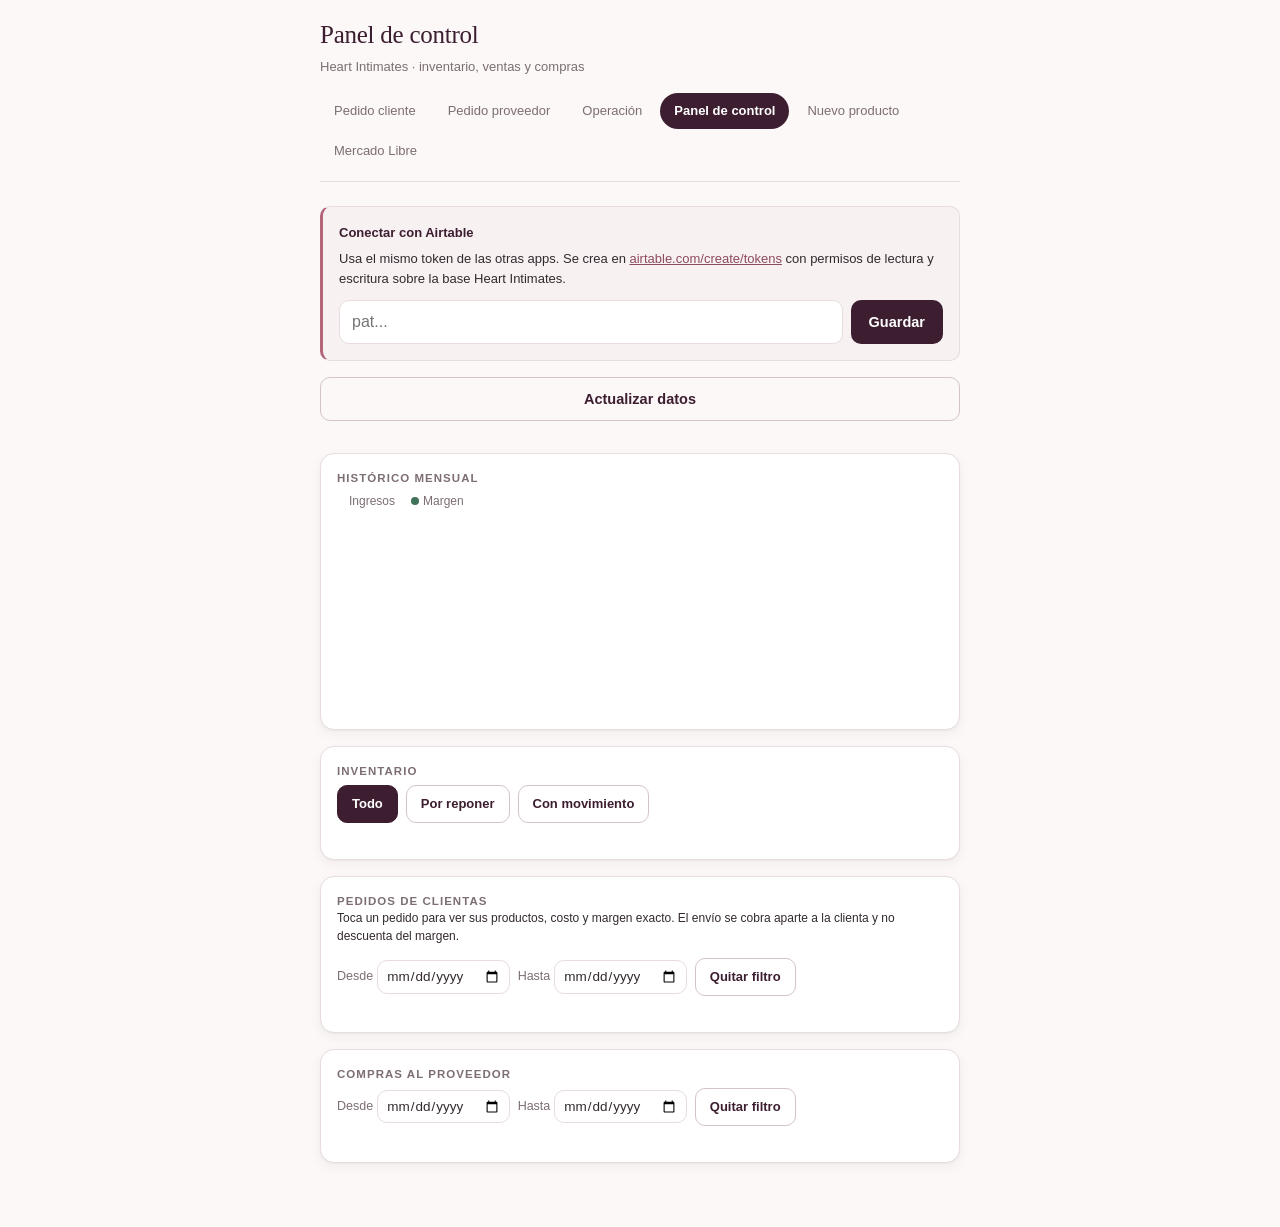
<file: dashboard.html>
<!DOCTYPE html>
<html lang="es">
<head>
<meta charset="UTF-8">
<meta name="viewport" content="width=device-width, initial-scale=1">
<title>Heart Intimates — Panel de control</title>
<link rel="stylesheet" href="estilo.css">
</head>
<body class="app-dashboard">
<div class="wrap">

<h1>Panel de control</h1>
<p class="sub">Heart Intimates · inventario, ventas y compras</p>
<div class="nav">
  <a href="index.html">Pedido cliente</a>
  <a href="pedido-proveedor.html">Pedido proveedor</a>
  <a href="operacion.html">Operación</a>
  <a href="dashboard.html" class="activo">Panel de control</a>
  <a href="nuevo-producto.html">Nuevo producto</a>
  <a href="mercadolibre.html">Mercado Libre</a>
</div>

<div id="msg" class="msg"></div>

<div id="config" class="config">
  <b>Conectar con Airtable</b> <span id="badge-conexion"></span>
  <p style="margin:6px 0 0;color:var(--mut)">
    Usa el mismo token de las otras apps. Se crea en
    <a href="https://airtable.com/create/tokens" target="_blank">airtable.com/create/tokens</a>
    con permisos de lectura y escritura sobre la base Heart Intimates.
  </p>
  <div class="config-row">
    <input id="token" type="password" placeholder="pat...">
    <button onclick="guardarToken()">Guardar</button>
  </div>
</div>

<div style="display:flex;gap:8px;margin-bottom:16px">
  <button class="alt" onclick="cargarTodo()">Actualizar datos</button>
</div>

<div class="kpis" id="kpis"></div>

<div class="card">
  <h2>Histórico mensual</h2>
  <div class="grafico-leyenda">
    <span><i class="dot" style="background:var(--acc)"></i> Ingresos</span>
    <span><i class="dot" style="background:var(--ok)"></i> Margen</span>
  </div>
  <div class="grafico-cont"><svg id="grafico" width="100%" height="180"></svg></div>
</div>

<div class="card">
  <h2>Inventario</h2>
  <div class="filtros">
    <button class="alt on" id="f-todo" onclick="filtrar('todo')">Todo</button>
    <button class="alt" id="f-reponer" onclick="filtrar('reponer')">Por reponer</button>
    <button class="alt" id="f-movimiento" onclick="filtrar('movimiento')">Con movimiento</button>
  </div>
  <div class="scroll"><div id="tabla-inv"></div></div>
</div>

<div class="card">
  <h2>Pedidos de clientas</h2>
  <p style="font-size:12px;color:var(--mut);margin:-6px 0 12px">
    Toca un pedido para ver sus productos, costo y margen exacto. El envío se cobra
    aparte a la clienta y no descuenta del margen.
  </p>
  <div class="filtros">
    <div class="fecha">Desde <input type="date" id="ped-desde" onchange="renderPedidos()"></div>
    <div class="fecha">Hasta <input type="date" id="ped-hasta" onchange="renderPedidos()"></div>
    <button class="alt mini" onclick="limpiarFechas('ped')">Quitar filtro</button>
  </div>
  <div class="scroll"><div id="tabla-ped"></div></div>
</div>

<div class="card">
  <h2>Compras al proveedor</h2>
  <div class="filtros">
    <div class="fecha">Desde <input type="date" id="com-desde" onchange="renderCompras()"></div>
    <div class="fecha">Hasta <input type="date" id="com-hasta" onchange="renderCompras()"></div>
    <button class="alt mini" onclick="limpiarFechas('com')">Quitar filtro</button>
  </div>
  <div class="scroll"><div id="tabla-com"></div></div>
</div>

</div>

<script src="app.js"></script>
<script>
// La conexion, las utilidades y los identificadores estan en app.js
const T_VARIANTES = T.VARIANTES;
const T_PEDIDOS   = T.PEDIDOS;
const T_COMPRAS   = T.COMPRAS;
const T_DETALLE_VENTA = T.DETALLE_VENTA;
const T_DETALLE_COMPRA = T.DETALLE_COMPRA;

let VARIANTES = [], PEDIDOS = [], COMPRAS = [], DETALLE_VENTA = [], DETALLE_COMPRA = [];
let filtroActual = 'todo';
let pedidoAbierto = null;
let compraAbierta = null;







function limpiarFechas(prefijo){
  document.getElementById(prefijo+'-desde').value = '';
  document.getElementById(prefijo+'-hasta').value = '';
  prefijo === 'ped' ? renderPedidos() : renderCompras();
}

async function cargarTodo(){
  if(!getToken()){ aviso('Conecta tu token para ver los datos.','err'); return; }
  aviso('Cargando datos...','info');
  try{
    const [v, p, c, d, dc] = await Promise.all([
      traerTodo(T_VARIANTES, ['SKU variante','Color','Stock disponible','Alerta stock bajo',
        'Total comprado','Vendido confirmado','Ingresos generados','Costo invertido',
        'Margen generado','Costo unitario promedio','Stock fisico','Total reservado',
        'Encargado por clientas']),
      traerTodo(T_PEDIDOS, ['Numero de pedido','Cliente','Contacto','Canal','Estado','Fecha',
        'Costo de envio','Total pedido','Margen del pedido','Margen % del pedido']),
      traerTodo(T_COMPRAS, ['Numero de compra','Proveedor','Estado','Fecha del pedido','Total compra']),
      traerTodo(T_DETALLE_VENTA, ['Linea','Cantidad','Precio unitario','Pedido','Variante']),
      traerTodo(T_DETALLE_COMPRA, ['Linea','Cantidad','Costo unitario','Recibido','Compra','Variante'])
    ]);
    VARIANTES = v.map(r => ({ id:r.id, ...r.fields }));
    PEDIDOS   = p.map(r => ({ id:r.id, ...r.fields }));
    COMPRAS   = c.map(r => ({ id:r.id, ...r.fields }));
    DETALLE_VENTA = d.map(r => ({ id:r.id, ...r.fields }));
    DETALLE_COMPRA = dc.map(r => ({ id:r.id, ...r.fields }));
    render();
    aviso('Datos actualizados.','ok');
  } catch(e){
    aviso('No se pudieron cargar los datos: ' + e.message,'err');
  }
}

function render(){
  renderKPIs();
  renderGrafico();
  renderInventario();
  renderPedidos();
  renderCompras();
}

function renderKPIs(){
  const unidades  = VARIANTES.reduce((s,v)=> s + (v['Stock disponible']||0), 0);
  const invertido = VARIANTES.reduce((s,v)=> s + (v['Costo invertido']||0), 0);
  const vendido   = VARIANTES.reduce((s,v)=> s + (v['Vendido confirmado']||0), 0);
  const comprado  = VARIANTES.reduce((s,v)=> s + (v['Total comprado']||0), 0);
  const ingresos  = VARIANTES.reduce((s,v)=> s + (v['Ingresos generados']||0), 0);
  const margen    = VARIANTES.reduce((s,v)=> s + (v['Margen generado']||0), 0);

  const valorStock = VARIANTES.reduce((s,v)=>{
    const comp = v['Total comprado']||0;
    if(!comp) return s;
    const costoUnit = (v['Costo invertido']||0) / comp;
    return s + costoUnit * (v['Stock disponible']||0);
  }, 0);

  const encargos = VARIANTES.reduce((s,v)=> s + (v['Encargado por clientas']||0), 0);
  const reservadas = VARIANTES.reduce((s,v)=> s + (v['Total reservado']||0), 0);

  const porReponer = VARIANTES.filter(v =>
    (v['Total comprado']||0) > 0 && (v['Stock disponible']||0) <= (v['Alerta stock bajo']||0)
  ).length;

  const rotacion = comprado ? Math.round(vendido/comprado*100) : 0;
  const margenPct = ingresos ? Math.round(margen/ingresos*100) : 0;
  const recuperado = invertido ? Math.round(ingresos/invertido*100) : 0;

  document.getElementById('kpis').innerHTML = `
    <div class="kpi"><small>Valor del inventario</small><b>${money(valorStock)}</b>
      <span class="nota">${unidades} unidades al costo</span></div>
    <div class="kpi"><small>Invertido en compras</small><b>${money(invertido)}</b>
      <span class="nota">${comprado} unidades recibidas</span></div>
    <div class="kpi"><small>Ingresos por ventas</small><b>${money(ingresos)}</b>
      <span class="nota">${recuperado}% de lo invertido</span></div>
    <div class="kpi"><small>Margen generado</small><b>${money(margen)}</b>
      <span class="nota">${margenPct}% sobre ventas</span></div>
    <div class="kpi"><small>Rotación</small><b>${rotacion}%</b>
      <span class="nota">${vendido} de ${comprado} vendidas</span></div>
    <div class="kpi ${porReponer?'alerta':''}"><small>Por reponer</small><b>${porReponer}</b>
      <span class="nota">variantes en nivel de alerta</span></div>
    <div class="kpi ${encargos?'alerta':''}"><small>Encargado por clientas</small><b>${encargos}</b>
      <span class="nota">unidades por pedir al proveedor</span></div>
    <div class="kpi"><small>Reservado</small><b>${reservadas}</b>
      <span class="nota">en pedidos sin pagar</span></div>
  `;
}

function renderGrafico(){
  const meses = {};
  PEDIDOS.forEach(p => {
    if(!p['Fecha'] || p['Estado'] === 'Cancelado') return;
    const mes = p['Fecha'].slice(0,7);
    meses[mes] ||= { ingresos:0, margen:0 };
    meses[mes].ingresos += p['Total pedido']||0;
    meses[mes].margen   += p['Margen del pedido']||0;
  });

  const claves = Object.keys(meses).sort();
  const svg = document.getElementById('grafico');

  if(!claves.length){
    svg.innerHTML = '<text x="10" y="90" fill="var(--mut)" font-size="13">Todavía no hay pedidos con fecha para graficar.</text>';
    return;
  }

  const alturaMax = 130, base = 150, anchoGrupo = 70, pad = 20;
  const maxVal = Math.max(...claves.map(k => meses[k].ingresos), 1);
  const nombreMes = k => {
    const partes = k.split('-');
    const a = partes[0], m = partes[1];
    const nombres = ['Ene','Feb','Mar','Abr','May','Jun','Jul','Ago','Sep','Oct','Nov','Dic'];
    return nombres[+m-1] + ' ' + a.slice(2);
  };

  let x = pad, partes = [];
  claves.forEach(k => {
    const hIng = Math.round(meses[k].ingresos / maxVal * alturaMax);
    const hMar = Math.round(Math.max(meses[k].margen,0) / maxVal * alturaMax);
    partes.push('<rect x="'+x+'" y="'+(base-hIng)+'" width="22" height="'+hIng+'" fill="var(--acc)" rx="3"/>' +
      '<rect x="'+(x+26)+'" y="'+(base-hMar)+'" width="22" height="'+hMar+'" fill="var(--ok)" rx="3"/>' +
      '<text x="'+(x+24)+'" y="'+(base+16)+'" text-anchor="middle" font-size="11" fill="var(--mut)">'+nombreMes(k)+'</text>');
    x += anchoGrupo;
  });

  svg.setAttribute('viewBox', '0 0 ' + (x+pad) + ' 175');
  svg.innerHTML = partes.join('');
}

function filtrar(f){
  filtroActual = f;
  ['todo','reponer','movimiento'].forEach(x =>
    document.getElementById('f-'+x).classList.toggle('on', x===f));
  renderInventario();
}

function renderInventario(){
  let lista = [...VARIANTES];
  if(filtroActual === 'reponer'){
    lista = lista.filter(v => (v['Total comprado']||0) > 0 &&
      (v['Stock disponible']||0) <= (v['Alerta stock bajo']||0));
  } else if(filtroActual === 'movimiento'){
    lista = lista.filter(v => (v['Total comprado']||0) > 0 || (v['Vendido confirmado']||0) > 0);
  }

  lista.sort((a,b) => (b['Margen generado']||0) - (a['Margen generado']||0));

  const cont = document.getElementById('tabla-inv');
  if(!lista.length){ cont.innerHTML = '<p class="vacio">Nada que mostrar con este filtro.</p>'; return; }

  const maxMargen = Math.max(...lista.map(v => v['Margen generado']||0), 1);

  cont.innerHTML = '<table><thead><tr>' +
      '<th>Variante</th><th class="num">Disp.</th><th class="num">Reserv.</th>' +
      '<th class="num">Encarg.</th><th class="num">Comprado</th>' +
      '<th class="num">Vendido</th><th class="num">Ingresos</th><th class="num">Margen</th>' +
    '</tr></thead><tbody>' +
    lista.map(v => {
      const stock = v['Stock disponible']||0;
      const comp  = v['Total comprado']||0;
      const alerta = v['Alerta stock bajo']||0;
      const margen = v['Margen generado']||0;
      const reservado = v['Total reservado']||0;
      const encargado = v['Encargado por clientas']||0;
      const clase = encargado > 0 ? 'agotado' : (comp === 0 ? '' : (stock <= 0 ? 'agotado' : (stock <= alerta ? 'bajo' : '')));
      const ancho = Math.abs(margen)/maxMargen*100;
      return '<tr class="'+clase+'">' +
        '<td><b>'+(v['Color']||'—')+'</b><div class="sku">'+(v['SKU variante']||'')+'</div></td>' +
        '<td class="num"><b>'+stock+'</b>'+(comp && stock<=alerta ? '<div class="sku" style="color:var(--error)">reponer</div>' : '')+'</td>' +
        '<td class="num">'+(reservado||'—')+'</td>' +
        '<td class="num">'+(encargado ? '<b style="color:var(--error)">'+encargado+'</b>' : '—')+'</td>' +
        '<td class="num">'+(comp||'—')+'</td>' +
        '<td class="num">'+(v['Vendido confirmado']||'—')+'</td>' +
        '<td class="num">'+(v['Ingresos generados'] ? money(v['Ingresos generados']) : '—')+'</td>' +
        '<td class="num">'+(margen ? money(margen) : '—') +
          (margen ? '<div class="barra-bg"><div class="barra-fill '+(margen<0?'neg':'')+'" style="width:'+ancho+'%"></div></div>' : '')+'</td>' +
      '</tr>';
    }).join('') + '</tbody></table>';
}

function dentroDeRango(fecha, desde, hasta){
  if(!fecha) return !desde && !hasta;
  if(desde && fecha < desde) return false;
  if(hasta && fecha > hasta) return false;
  return true;
}

function colorEstadoPedido(e){
  return { 'Nuevo':'neutro','Pago confirmado':'warn','Empacado':'warn',
    'Enviado':'ok','Entregado':'ok','Cancelado':'err' }[e] || 'neutro';
}

function toggleDetalle(id){
  pedidoAbierto = pedidoAbierto === id ? null : id;
  renderPedidos();
}

function renderPedidos(){
  const cont = document.getElementById('tabla-ped');
  if(!PEDIDOS.length){ cont.innerHTML = '<p class="vacio">Todavía no hay pedidos registrados.</p>'; return; }

  const desde = document.getElementById('ped-desde').value;
  const hasta = document.getElementById('ped-hasta').value;
  let lista = PEDIDOS.filter(p => dentroDeRango(p['Fecha'], desde, hasta));
  lista.sort((a,b) => (b['Fecha']||'').localeCompare(a['Fecha']||''));

  if(!lista.length){ cont.innerHTML = '<p class="vacio">Ningún pedido en ese rango de fechas.</p>'; return; }

  cont.innerHTML = '<table><thead><tr>' +
      '<th></th><th>Pedido</th><th>Cliente</th><th>Canal</th><th>Estado</th>' +
      '<th class="num">Total</th><th class="num">Margen</th>' +
    '</tr></thead><tbody>' +
    lista.map(p => {
      const pct = p['Margen % del pedido'];
      const abierto = pedidoAbierto === p.id;
      const lineas = DETALLE_VENTA.filter(d => (d['Pedido']||[]).includes(p.id));

      const filasDetalle = lineas.map(d => {
        const varId = (d['Variante']||[])[0];
        const variante = VARIANTES.find(v => v.id === varId);
        const costoUnit = variante ? (variante['Costo unitario promedio']||0) : 0;
        const cant = d['Cantidad']||0;
        const precio = d['Precio unitario']||0;
        const margenLinea = (precio - costoUnit) * cant;
        const nombreLinea = varId ? nombreVariante(varId) : (d['Linea']||'').replace(/^\S+-L\d+\s*/, '');
        return '<tr>' +
          '<td>'+nombreLinea+'</td>' +
          '<td class="num">'+cant+'</td>' +
          '<td class="num">'+money(costoUnit)+'</td>' +
          '<td class="num">'+money(precio)+'</td>' +
          '<td class="num">'+money(margenLinea)+'</td>' +
        '</tr>';
      }).join('');

      const notaEnvio = p['Costo de envio']
        ? '<p style="font-size:11.5px;color:var(--mut);margin:0 10px 10px">Envío cobrado a la clienta: '+money(p['Costo de envio'])+' (no afecta el margen)</p>'
        : '';

      const filaDetalle = abierto ? (
        '<tr class="detalle-pedido"><td colspan="7">' +
        '<table><thead><tr>' +
          '<th>Producto</th><th class="num">Cant.</th><th class="num">Costo</th>' +
          '<th class="num">Precio</th><th class="num">Margen</th>' +
        '</tr></thead><tbody>' + (filasDetalle || '<tr><td colspan="5" class="vacio">Sin líneas registradas</td></tr>') + '</tbody></table>' +
        notaEnvio +
        '</td></tr>'
      ) : '';

      return '<tr class="fila-pedido" onclick="toggleDetalle(&quot;'+p.id+'&quot;)">' +
        '<td><span class="chev '+(abierto?'abierto':'')+'">›</span></td>' +
        '<td><b>'+(p['Numero de pedido']||'—')+'</b><div class="sku">'+(p['Fecha']||'')+'</div></td>' +
        '<td>'+(p['Cliente']||'—')+'</td>' +
        '<td>'+(p['Canal']||'—')+'</td>' +
        '<td><span class="pill '+colorEstadoPedido(p['Estado'])+'">'+(p['Estado']||'—')+'</span></td>' +
        '<td class="num">'+money(p['Total pedido'])+'</td>' +
        '<td class="num">'+money(p['Margen del pedido']) +
          (pct ? '<div class="sku">'+Math.round(pct*100)+'%</div>' : '')+'</td>' +
      '</tr>' + filaDetalle;
    }).join('') + '</tbody></table>';
}

function toggleCompra(id){
  compraAbierta = compraAbierta === id ? null : id;
  renderCompras();
}

// Busca el nombre legible de una variante a partir de su id
function nombreVariante(varId){
  const v = VARIANTES.find(x => x.id === varId);
  if(!v) return '—';
  return (v['SKU variante'] || '').replace(/^SET-/,'').replace(/-/g,' ').toLowerCase();
}

function renderCompras(){
  const cont = document.getElementById('tabla-com');
  if(!COMPRAS.length){ cont.innerHTML = '<p class="vacio">Todavía no hay compras registradas.</p>'; return; }

  const desde = document.getElementById('com-desde').value;
  const hasta = document.getElementById('com-hasta').value;
  let lista = COMPRAS.filter(c => dentroDeRango(c['Fecha del pedido'], desde, hasta));
  lista.sort((a,b) => (b['Fecha del pedido']||'').localeCompare(a['Fecha del pedido']||''));

  if(!lista.length){ cont.innerHTML = '<p class="vacio">Ninguna compra en ese rango de fechas.</p>'; return; }

  const colorEstado = e => ({
    'Cotizado':'neutro','Pedido':'warn','Pagado':'warn',
    'Recibido':'ok','Cancelado':'err'
  }[e] || 'neutro');

  cont.innerHTML = '<table><thead><tr>' +
      '<th></th><th>Compra</th><th>Proveedor</th><th>Estado</th><th class="num">Total</th>' +
    '</tr></thead><tbody>' +
    lista.map(c => {
      const abierta = compraAbierta === c.id;
      const lineas = DETALLE_COMPRA.filter(d => (d['Compra']||[]).includes(c.id));

      const filasDetalle = lineas.map(d => {
        const varId = (d['Variante']||[])[0];
        const cant = d['Cantidad']||0;
        const costo = d['Costo unitario']||0;
        return '<tr>' +
          '<td>' + (d['Variante'] ? nombreVariante(varId) : (d['Linea']||'').replace(/^\S+-L\d+\s*/,'')) + '</td>' +
          '<td class="num">'+cant+'</td>' +
          '<td class="num">'+money(costo)+'</td>' +
          '<td class="num">'+money(cant*costo)+'</td>' +
          '<td>' + (d['Recibido']
            ? '<span class="pill ok">Recibido</span>'
            : '<span class="pill warn">Pendiente</span>') + '</td>' +
        '</tr>';
      }).join('');

      const filaDetalle = abierta ? (
        '<tr class="detalle-pedido"><td colspan="5">' +
        '<table><thead><tr>' +
          '<th>Variante</th><th class="num">Cant.</th><th class="num">Costo</th>' +
          '<th class="num">Subtotal</th><th>Estado</th>' +
        '</tr></thead><tbody>' +
        (filasDetalle || '<tr><td colspan="5" class="vacio">Sin líneas registradas</td></tr>') +
        '</tbody></table></td></tr>'
      ) : '';

      return '<tr class="fila-pedido" onclick="toggleCompra(&quot;'+c.id+'&quot;)">' +
        '<td><span class="chev '+(abierta?'abierto':'')+'">›</span></td>' +
        '<td><b>'+(c['Numero de compra']||'—')+'</b><div class="sku">'+(c['Fecha del pedido']||'')+'</div></td>' +
        '<td>'+(c['Proveedor']||'—')+'</td>' +
        '<td><span class="pill '+colorEstado(c['Estado'])+'">'+(c['Estado']||'—')+'</span></td>' +
        '<td class="num">'+money(c['Total compra'])+'</td>' +
      '</tr>' + filaDetalle;
    }).join('') + '</tbody></table>';
}

actualizarBadge();
if(getToken()) cargarTodo();
</script>
</body>
</html>
</file>
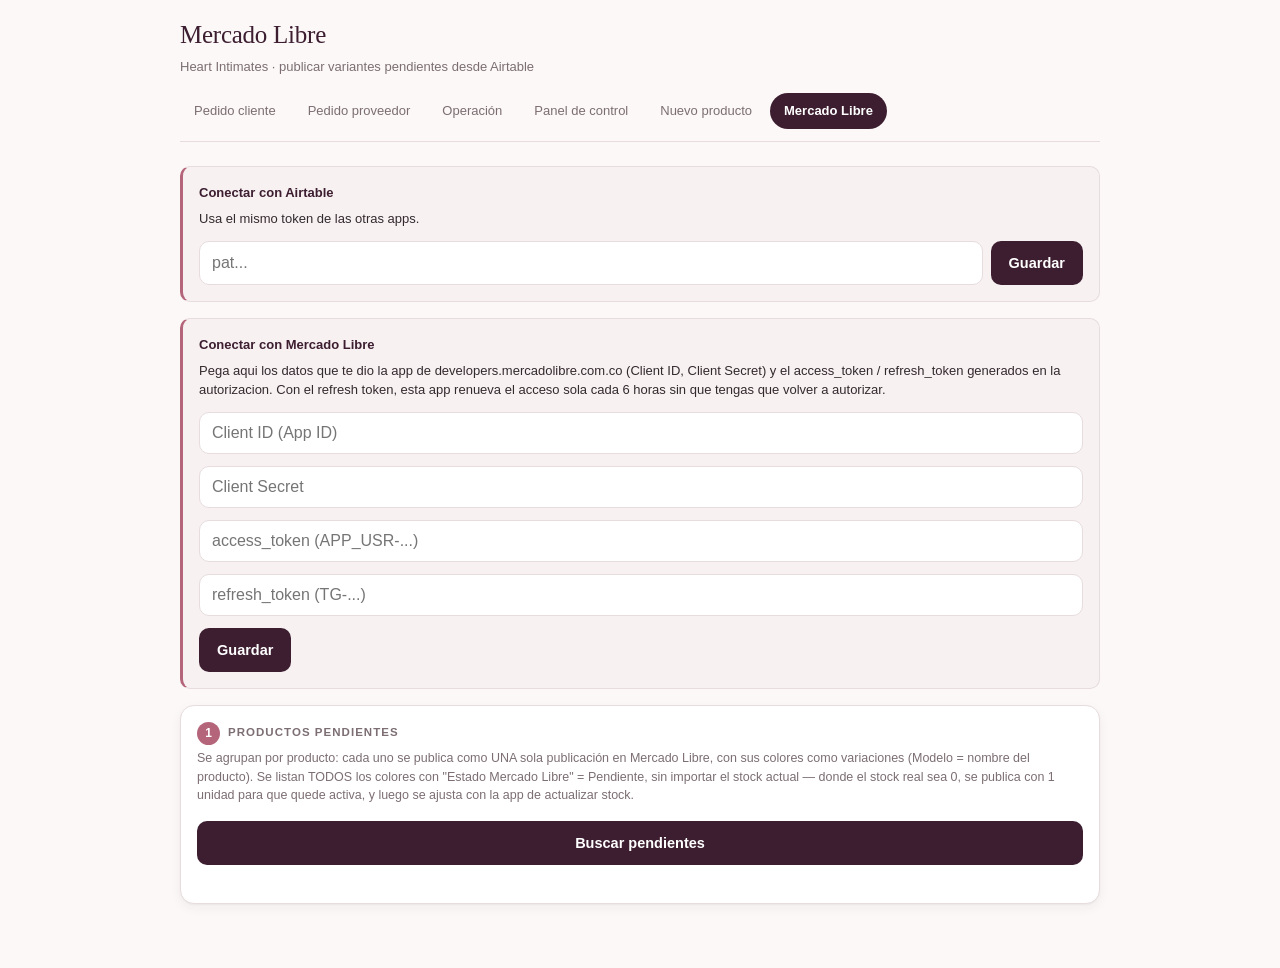
<file: mercadolibre.html>
<!DOCTYPE html>
<html lang="es">
<head>
<meta charset="UTF-8">
<meta name="viewport" content="width=device-width, initial-scale=1">
<title>Heart Intimates — Mercado Libre</title>
<link rel="stylesheet" href="estilo.css">
</head>
<body class="app-producto">
<div class="wrap ancho">

<h1>Mercado Libre</h1>
<p class="sub">Heart Intimates · publicar variantes pendientes desde Airtable</p>
<div class="nav">
  <a href="index.html">Pedido cliente</a>
  <a href="pedido-proveedor.html">Pedido proveedor</a>
  <a href="operacion.html">Operación</a>
  <a href="dashboard.html">Panel de control</a>
  <a href="nuevo-producto.html">Nuevo producto</a>
  <a href="mercadolibre.html" class="activo">Mercado Libre</a>
</div>

<div id="msg" class="msg"></div>

<!-- Conexion con Airtable: mismo token que las otras apps -->
<div id="config-at" class="config">
  <b>Conectar con Airtable</b> <span id="badge-at"></span>
  <p style="margin:6px 0 0;color:var(--mut)">Usa el mismo token de las otras apps.</p>
  <div class="config-row">
    <input id="token-at" type="password" placeholder="pat...">
    <button onclick="guardarTokenAirtable()">Guardar</button>
  </div>
</div>

<!-- Conexion con Mercado Libre: se guarda el refresh token para renovar solo -->
<div id="config-ml" class="config">
  <b>Conectar con Mercado Libre</b> <span id="badge-ml"></span>
  <p style="margin:6px 0 0;color:var(--mut)">
    Pega aqui los datos que te dio la app de developers.mercadolibre.com.co
    (Client ID, Client Secret) y el access_token / refresh_token generados en la autorizacion.
    Con el refresh token, esta app renueva el acceso sola cada 6 horas sin que tengas que
    volver a autorizar.
  </p>
  <div class="config-row"><input id="ml-client-id" placeholder="Client ID (App ID)"></div>
  <div class="config-row"><input id="ml-client-secret" type="password" placeholder="Client Secret"></div>
  <div class="config-row"><input id="ml-access-token" type="password" placeholder="access_token (APP_USR-...)"></div>
  <div class="config-row"><input id="ml-refresh-token" type="password" placeholder="refresh_token (TG-...)"></div>
  <div class="config-row"><button onclick="guardarConfigMl()">Guardar</button></div>
</div>

<!-- Paso 1: cargar variantes pendientes de publicar -->
<div class="card">
  <div class="paso"><b>1</b><h2 style="margin:0">Productos pendientes</h2></div>
  <p class="h2nota">
    Se agrupan por producto: cada uno se publica como UNA sola publicación en Mercado Libre,
    con sus colores como variaciones (Modelo = nombre del producto). Se listan TODOS los
    colores con "Estado Mercado Libre" = Pendiente, sin importar el stock actual — donde
    el stock real sea 0, se publica con 1 unidad para que quede activa, y luego se ajusta
    con la app de actualizar stock.
  </p>
  <button onclick="cargarPendientes()" id="btn-cargar">Buscar pendientes</button>
  <div id="lista-pendientes" style="margin-top:14px"></div>
</div>

</div>

<script src="app.js"></script>
<script>
/*
  MERCADO LIBRE — publicar productos pendientes (agrupados por producto)
  ------------------------------------------------
  Cada PRODUCTO se publica como UNA sola publicacion en ML. Sus colores (las
  "Variantes" de Airtable) se envian como VARIACIONES nativas de ML dentro de
  esa misma publicacion, no como publicaciones separadas.

  Flujo:
   1. Se trae de Airtable cada color pendiente con stock, agrupado por su
      producto (nombre, precio, descripcion).
   2. El usuario navega manualmente la categoria (como Ropa y Accesorios >
      Ropa Interior > Lenceria > Conjuntos). Se guarda como default para no
      repetir el proceso en cada producto, ya que todo el catalogo es igual.
   3. Se piden los atributos obligatorios de esa categoria (marca, genero,
      etc.), EXCEPTO color (va por variacion). El atributo Modelo siempre
      se llena con el nombre del producto.
   4. Al publicar: POST /items con category_id, attributes, pictures (todas
      las fotos de todos los colores) y variations (una por color, con su
      propio stock). Como ML solo asigna el id de cada foto despues de
      crearla, se hace un segundo PUT /items/{id} para enlazar cada foto
      con la variacion de su mismo color, respetando el orden de envio.
   5. La descripcion se manda aparte (endpoint separado de ML).
   6. Se guarda el mismo item_id de ML en TODAS las variantes/colores de
      ese producto en Airtable (comparten una sola publicacion), y se
      cambia su estado a "Publicado".

  Los tokens de Airtable, y de ML (client id/secret + tokens), se guardan en
  localStorage de este navegador. Nunca se suben al repositorio.
*/

// Los identificadores y la conexion con Airtable estan en app.js
const T_VARIANTES = T.VARIANTES;
const T_PRODUCTOS = T.PRODUCTOS;

const F_VAR_SKU        = F.VAR_SKU;
const F_VAR_COLOR      = F.VAR_COLOR;
const F_VAR_ESTADO_ML  = "fldOCeIQh6YkyCNSk";  // propio de esta pantalla
const F_VAR_ID_ML      = "fldjqiEm41Qy5UIz4";  // propio de esta pantalla
const F_VAR_PRODUCTO   = F.VAR_PRODUCTO;
const F_VAR_IMAGEN     = F.VAR_FOTO;
const F_VAR_STOCK_DISP = F.VAR_DISPONIBLE;

const F_PROD_NOMBRE  = F.PROD_NOMBRE;
const F_PROD_TIPO    = F.PROD_TIPO;
const F_PROD_DETAL   = F.PROD_DETAL;
const F_PROD_DESC    = "fldxwnvcdGzIYVmaP";    // descripcion larga, solo se usa aqui

const SITE_ID = "MCO"; // Colombia

// ---------- Airtable: token y llamadas ----------
function getToken(){ return localStorage.getItem('airtable_token') || ''; }

function guardarTokenAirtable(){
  const t = document.getElementById('token-at').value.trim();
  if(!t.startsWith('pat')){ aviso('El token de Airtable debe empezar con "pat".','err'); return; }
  localStorage.setItem('airtable_token', t);
  document.getElementById('token-at').value = '';
  actualizarBadges();
}

async function airtable(metodo, tabla, cuerpo, query){
  const base = `https://api.airtable.com/v0/${BASE_ID}/${tabla}`;
  const r = await fetch(base + (query||''), {
    method: metodo,
    headers: { 'Authorization':'Bearer '+getToken(), 'Content-Type':'application/json' },
    body: cuerpo ? JSON.stringify(cuerpo) : undefined
  });
  if(!r.ok){
    const e = await r.json().catch(()=>({}));
    throw new Error(e.error?.message || ('Error '+r.status));
  }
  return r.json();
}

// ---------- Mercado Libre: tokens y renovacion automatica ----------
function guardarConfigMl(){
  const clientId = document.getElementById('ml-client-id').value.trim();
  const clientSecret = document.getElementById('ml-client-secret').value.trim();
  const accessToken = document.getElementById('ml-access-token').value.trim();
  const refreshToken = document.getElementById('ml-refresh-token').value.trim();
  if(!clientId || !clientSecret || !accessToken || !refreshToken){
    aviso('Completa los 4 campos de Mercado Libre.','err'); return;
  }
  localStorage.setItem('ml_client_id', clientId);
  localStorage.setItem('ml_client_secret', clientSecret);
  localStorage.setItem('ml_access_token', accessToken);
  localStorage.setItem('ml_refresh_token', refreshToken);
  // Como no sabemos hace cuanto se genero, forzamos una renovacion en la
  // primera llamada real (ver mlAccessToken).
  localStorage.setItem('ml_expira_en', '0');
  ['ml-client-id','ml-client-secret','ml-access-token','ml-refresh-token'].forEach(id=>{
    document.getElementById(id).value = '';
  });
  actualizarBadges();
  aviso('Conectado con Mercado Libre.','ok');
}

// Devuelve un access_token valido, renovandolo primero si esta por vencer.
async function mlAccessToken(){
  const expira = Number(localStorage.getItem('ml_expira_en') || 0);
  const margenSeguridad = 5 * 60 * 1000; // 5 minutos de colchon
  if(Date.now() < expira - margenSeguridad){
    return localStorage.getItem('ml_access_token');
  }
  // Renovar usando el refresh_token
  const body = new URLSearchParams({
    grant_type: 'refresh_token',
    client_id: localStorage.getItem('ml_client_id'),
    client_secret: localStorage.getItem('ml_client_secret'),
    refresh_token: localStorage.getItem('ml_refresh_token')
  });
  const r = await fetch('https://api.mercadolibre.com/oauth/token', {
    method: 'POST',
    headers: { 'accept':'application/json', 'content-type':'application/x-www-form-urlencoded' },
    body
  });
  if(!r.ok){
    throw new Error('No se pudo renovar el token de Mercado Libre. Revisa la conexion arriba.');
  }
  const data = await r.json();
  localStorage.setItem('ml_access_token', data.access_token);
  localStorage.setItem('ml_refresh_token', data.refresh_token); // ML rota el refresh token tambien
  localStorage.setItem('ml_expira_en', String(Date.now() + data.expires_in * 1000));
  return data.access_token;
}

async function mlFetch(path, opciones){
  const token = await mlAccessToken();
  const headers = Object.assign({ 'Authorization': 'Bearer '+token }, (opciones && opciones.headers) || {});
  const r = await fetch('https://api.mercadolibre.com'+path, Object.assign({}, opciones, { headers }));
  const data = await r.json().catch(()=>({}));
  if(!r.ok){
    // ML devuelve un array "cause" con el detalle de cada atributo/campo con problema
    const detalle = (data.cause||[]).map(c=>c.message||c.code).join(' | ');
    throw new Error((data.message||'Error '+r.status) + (detalle ? (' — '+detalle) : ''));
  }
  return data;
}

function actualizarBadges(){
  const bat = document.getElementById('badge-at');
  const cat = document.getElementById('config-at');
  if(getToken()){
    bat.innerHTML = '<span style="color:var(--ok);font-size:12px;font-weight:600">Conectado</span>';
    cat.style.display = 'none';
  } else { bat.textContent=''; cat.style.display='block'; }

  const bml = document.getElementById('badge-ml');
  const cml = document.getElementById('config-ml');
  if(localStorage.getItem('ml_access_token')){
    bml.innerHTML = '<span style="color:var(--ok);font-size:12px;font-weight:600">Conectado</span>';
    cml.style.display = 'none';
  } else { bml.textContent=''; cml.style.display='block'; }
}

// ---------- Paso 1: cargar variantes pendientes ----------
async function cargarPendientes(){
  if(!getToken()){ aviso('Conecta Airtable arriba.','err'); return; }
  const boton = document.getElementById('btn-cargar');
  boton.disabled = true; boton.textContent = 'Buscando...';
  try{
    // Traemos todas las variantes y filtramos en el navegador: es una tabla
    // chica y asi evitamos pelear con el formato de filtro de Airtable para
    // el select "Pendiente" y la formula de stock.
    const data = await airtable('GET', T_VARIANTES, null, '?pageSize=100&returnFieldsByFieldId=true');
    const pendientes = data.records.filter(r=>{
      const estado = r.fields[F_VAR_ESTADO_ML];
      const nombreEstado = estado ? (estado.name||estado) : 'Pendiente';
      return nombreEstado === 'Pendiente';
    });

    if(pendientes.length === 0){
      document.getElementById('lista-pendientes').innerHTML =
        '<p style="color:var(--mut)">No hay colores pendientes de publicar.</p>';
      return;
    }

    // Necesitamos el nombre/tipo/precio/descripcion del producto de cada una
    const idsProductos = [...new Set(pendientes.map(r=>r.fields[F_VAR_PRODUCTO]?.[0]).filter(Boolean))];
    const productos = {};
    for(const id of idsProductos){
      const p = await airtable('GET', T_PRODUCTOS, null, `/${id}?returnFieldsByFieldId=true`);
      productos[id] = p.fields;
    }

    renderPendientes(pendientes, productos);
  } catch(e){
    aviso('Error al cargar: '+e.message, 'err');
  } finally {
    boton.disabled = false; boton.textContent = 'Buscar pendientes';
  }
}

function renderPendientes(variantes, productos){
  // Agrupamos las variantes (colores) por producto: cada producto = UNA
  // publicacion en ML, con cada color como una variacion dentro de ella.
  const grupos = {};
  variantes.forEach(v=>{
    const prodId = v.fields[F_VAR_PRODUCTO]?.[0];
    if(!prodId) return;
    if(!grupos[prodId]) grupos[prodId] = { producto: productos[prodId]||{}, variantes: [] };
    grupos[prodId].variantes.push(v);
  });

  const cont = document.getElementById('lista-pendientes');
  cont.innerHTML = '';

  Object.entries(grupos).forEach(([prodId, grupo])=>{
    const prod = grupo.producto;
    const nombre = prod[F_PROD_NOMBRE] || '';
    const div = document.createElement('div');
    div.className = 'card';
    div.id = 'fila-'+prodId;
    div.dataset.descripcion = prod[F_PROD_DESC] || nombre;
    div.dataset.nombre = nombre;

    // Una fila editable por color, con su propio stock (el precio es unico
    // para todo el producto, como ya funciona en las otras apps)
    const filasColores = grupo.variantes.map(v=>{
      const foto = v.fields[F_VAR_IMAGEN]?.[0]?.url || '';
      return `
        <div style="display:flex;gap:10px;align-items:center;margin:6px 0;padding:6px;background:var(--superficie-2);border-radius:8px">
          ${foto?`<img src="${foto}" style="width:44px;height:44px;object-fit:cover;border-radius:6px">`:''}
          <div style="flex:1">
            <b style="font-size:13px">${v.fields[F_VAR_COLOR]||''}</b>
            <span class="pill neutro" style="margin-left:4px">${v.fields[F_VAR_SKU]||''}</span>
          </div>
          <label style="margin:0;width:60px">Stock</label>
          <input class="input-stock-color" data-variante="${v.id}"
                 data-color="${escape(v.fields[F_VAR_COLOR]||'')}" data-foto="${foto}"
                 type="number" style="width:70px" value="${Math.max(1, v.fields[F_VAR_STOCK_DISP]||0)}">
        </div>`;
    }).join('');

    div.innerHTML = `
      <b>${nombre}</b>
      <p class="h2nota" style="margin:4px 0 10px">
        Se publica como UNA sola publicación, con cada color de abajo como variación
        (Modelo = "${nombre}").
      </p>
      <label>Precio de venta (igual para todos los colores)</label>
      <input id="precio-${prodId}" type="number" value="${prod[F_PROD_DETAL]||0}">
      <label style="margin-top:10px">Colores a incluir</label>
      ${filasColores}
      <label style="margin-top:10px">1. Categoría</label>
      <div id="categoria-${prodId}" style="margin-top:4px;font-size:13.5px"></div>
      <div id="atributos-${prodId}" style="margin-top:8px"></div>
      <div class="botonera" style="margin-top:8px">
        <button class="mini" id="btn-pub-${prodId}" onclick="publicar('${prodId}')" disabled>2. Publicar</button>
      </div>
      <div id="resultado-${prodId}" style="margin-top:8px"></div>
    `;
    cont.appendChild(div);
    inicializarCategoria(prodId);
  });
}

// ---------- Paso 2: elegir categoría manualmente ----------
// Como todo el catalogo es "Conjuntos" de lenceria, la primera vez que se
// elige una categoria se guarda en localStorage y se reutiliza automatico
// para el resto de variantes. Siempre se puede pulsar "Cambiar" para
// navegar de nuevo por los niveles (igual que las migas de pan de ML).

function inicializarCategoria(varianteId){
  const guardada = localStorage.getItem('ml_categoria_default');
  const guardadaNombre = localStorage.getItem('ml_categoria_default_nombre');
  if(guardada){
    confirmarCategoria(varianteId, guardada, guardadaNombre, true);
  } else {
    navegarCategoria(varianteId, null, '');
  }
}

// Pinta la categoria ya confirmada, con opcion de cambiarla
function confirmarCategoria(varianteId, categoriaId, nombreRuta, esDefault){
  const cont = document.getElementById('categoria-'+varianteId);
  cont.innerHTML = `<span style="color:var(--ok)">${nombreRuta}</span> ` +
    `<button class="alt mini" onclick="navegarCategoria('${varianteId}', null, '')">Cambiar</button>`;
  const fila = document.getElementById('fila-'+varianteId);
  fila.dataset.categoria = categoriaId;
  if(!esDefault){
    // La primera vez que el usuario elige a mano, la guardamos como default
    localStorage.setItem('ml_categoria_default', categoriaId);
    localStorage.setItem('ml_categoria_default_nombre', nombreRuta);
  }
  cargarAtributos(varianteId, categoriaId);
}

// Muestra la lista de categorias de un nivel. categoriaId=null es la raiz.
// Nota: ML empezo a exigir el access_token (PolicyAgent) incluso en estos
// endpoints de categorias que antes eran publicos, por eso usamos mlFetch.
async function navegarCategoria(varianteId, categoriaId, rutaHastaAqui){
  const cont = document.getElementById('categoria-'+varianteId);
  cont.innerHTML = 'Cargando categorías...';
  try{
    const path = categoriaId ? `/categories/${categoriaId}` : `/sites/${SITE_ID}/categories`;
    const data = await mlFetch(path);
    const hijos = categoriaId ? data.children_categories : data;

    if(!Array.isArray(hijos)){
      throw new Error('Respuesta inesperada de ML: '+JSON.stringify(data).slice(0,200));
    }

    if(hijos.length === 0){
      // Categoria hoja: no tiene mas hijos, es la que se usa para publicar
      confirmarCategoria(varianteId, categoriaId, rutaHastaAqui, false);
      return;
    }

    cont.innerHTML =
      (rutaHastaAqui ? `<div style="color:var(--mut);margin-bottom:4px">${rutaHastaAqui}</div>` : '') +
      hijos.map(h =>
        `<button class="alt mini" style="margin:2px" onclick="navegarCategoriaWrap('${varianteId}','${h.id}','${escape((rutaHastaAqui?rutaHastaAqui+' › ':'')+h.name)}')">${h.name}</button>`
      ).join('');
  } catch(e){
    cont.innerHTML = 'Error cargando categorías: '+e.message+
      ' <button class="alt mini" onclick="navegarCategoriaWrap(\''+varianteId+'\',null,\'\')">Reintentar desde el inicio</button>';
  }
}
function navegarCategoriaWrap(varianteId, categoriaId, rutaEscapada){
  return navegarCategoria(varianteId, categoriaId, unescape(rutaEscapada));
}

// Trae los atributos obligatorios de la categoria y los muestra editables,
// con valores por defecto razonables para no bloquear la primera publicacion.
// COLOR se excluye a proposito: ahora se maneja por variacion (un color por
// variacion), no como atributo fijo de toda la publicacion.
async function cargarAtributos(id, categoriaId){
  const cont = document.getElementById('atributos-'+id);
  cont.innerHTML = 'Cargando atributos obligatorios...';
  try{
    const atributos = await mlFetch(`/categories/${categoriaId}/attributes`);
    const obligatorios = atributos.filter(a => a.tags && a.tags.required && a.id !== 'COLOR');
    const nombreProducto = document.getElementById('fila-'+id).dataset.nombre;

    let html = obligatorios.map(a=>{
      if(a.id === 'MODEL'){
        // El modelo siempre es el nombre del producto, tal como pidio Mateo
        return `<label>${a.name}</label><input id="attr-${id}-MODEL" value="${nombreProducto}">`;
      }
      const valorDefecto = valorPorDefecto(a);
      return `<label>${a.name}${a.id==='BRAND'?' (marca)':''}</label>
              <input id="attr-${id}-${a.id}" value="${valorDefecto}">`;
    }).join('');

    // Si la categoria no marco MODEL como obligatorio, lo agregamos igual
    if(!obligatorios.some(a=>a.id==='MODEL')){
      html += `<label>Modelo</label><input id="attr-${id}-MODEL" value="${nombreProducto}">`;
    }

    cont.innerHTML = html || '<span style="color:var(--mut)">Esta categoría no pide atributos obligatorios.</span>';
    document.getElementById('fila-'+id).dataset.categoria = categoriaId;
    document.getElementById('btn-pub-'+id).disabled = false;
  } catch(e){
    cont.innerHTML = 'Error cargando atributos: '+e.message;
  }
}

// Defaults pensados para ropa interior generica, sin marca propia registrada
function valorPorDefecto(atributo){
  const id = atributo.id;
  if(id === 'BRAND') return 'Genérica';
  if(id === 'GENDER') return 'Dama';
  if(id === 'SIZE' || id === 'SIZE_GRID_ID') return 'Única';
  if(atributo.values && atributo.values.length) return atributo.values[0].name;
  return '';
}

// ---------- Paso 3: publicar ----------
async function publicar(prodId){
  const fila = document.getElementById('fila-'+prodId);
  const resultado = document.getElementById('resultado-'+prodId);
  const boton = document.getElementById('btn-pub-'+prodId);
  boton.disabled = true; boton.textContent = 'Publicando...';
  try{
    const categoria = fila.dataset.categoria;
    if(!categoria){ throw new Error('Primero elige la categoría.'); }

    // Atributos fijos de la publicacion (Modelo, Marca, Genero, etc.)
    const inputsAtributos = fila.querySelectorAll('[id^="attr-'+prodId+'-"]');
    const attributes = Array.from(inputsAtributos).map(inp=>{
      const attrId = inp.id.replace('attr-'+prodId+'-', '');
      return { id: attrId, value_name: inp.value };
    });

    const precio = Number(document.getElementById('precio-'+prodId).value);
    const inputsColores = Array.from(fila.querySelectorAll('.input-stock-color'));
    if(inputsColores.length === 0){ throw new Error('No hay colores con stock para publicar.'); }

    // Una variacion por color, cada una con su propio stock
    const variations = inputsColores.map(inp => ({
      attribute_combinations: [{ id:'COLOR', value_name: unescape(inp.dataset.color) }],
      price: precio,
      available_quantity: Number(inp.value)
    }));

    // Las fotos van todas juntas en "pictures" al crear el item (ML les
    // asigna su id ahi mismo). Guardamos cuales colores SI tienen foto para
    // poder enlazar cada foto con su variacion en el mismo orden despues.
    const fotosPorColor = inputsColores.map(inp => inp.dataset.foto || '');
    const pictures = fotosPorColor.filter(Boolean).map(f => ({ source: f }));

    const payload = {
      title: fila.dataset.nombre.slice(0,60), // ML limita el titulo a 60 caracteres
      category_id: categoria,
      currency_id: 'COP',
      buying_mode: 'buy_it_now',
      condition: 'new',
      listing_type_id: 'gold_special',
      attributes,
      pictures,
      variations
    };

    const item = await mlFetch('/items', { method:'POST', headers:{'content-type':'application/json'}, body: JSON.stringify(payload) });

    // Enlazamos cada foto (ya con su id asignado por ML) a la variacion del
    // mismo color, respetando el orden en que se enviaron.
    let siguienteFoto = 0;
    const variationsConFoto = item.variations.map((varItem, i) => {
      const tieneFoto = !!fotosPorColor[i];
      const foto = tieneFoto ? item.pictures[siguienteFoto++] : null;
      return { id: varItem.id, picture_ids: foto ? [foto.id] : [] };
    });
    await mlFetch(`/items/${item.id}`, {
      method:'PUT', headers:{'content-type':'application/json'},
      body: JSON.stringify({ variations: variationsConFoto })
    });

    // La descripcion va aparte en la API de ML
    await mlFetch(`/items/${item.id}/description`, {
      method:'POST', headers:{'content-type':'application/json'},
      body: JSON.stringify({ plain_text: fila.dataset.descripcion })
    });

    // Todas las variantes/colores de este producto comparten la misma
    // publicacion en ML, asi que guardamos el mismo item_id en todas.
    const idsVariantes = inputsColores.map(inp => inp.dataset.variante);
    await airtable('PATCH', T_VARIANTES, {
      records: idsVariantes.map(id => ({ id, fields: {
        [F_VAR_ID_ML]: item.id,
        [F_VAR_ESTADO_ML]: 'Publicado'
      }}))
    });

    resultado.innerHTML = `<span style="color:var(--ok)">✔ Publicado: ${item.id} — <a href="${item.permalink}" target="_blank">ver en ML</a></span>`;
    boton.textContent = 'Publicado';
  } catch(e){
    resultado.innerHTML = `<span style="color:var(--error)">✖ ${e.message}</span>`;
    boton.disabled = false; boton.textContent = '2. Publicar';
  }
}

actualizarBadges();
</script>
</body>
</html>
</file>
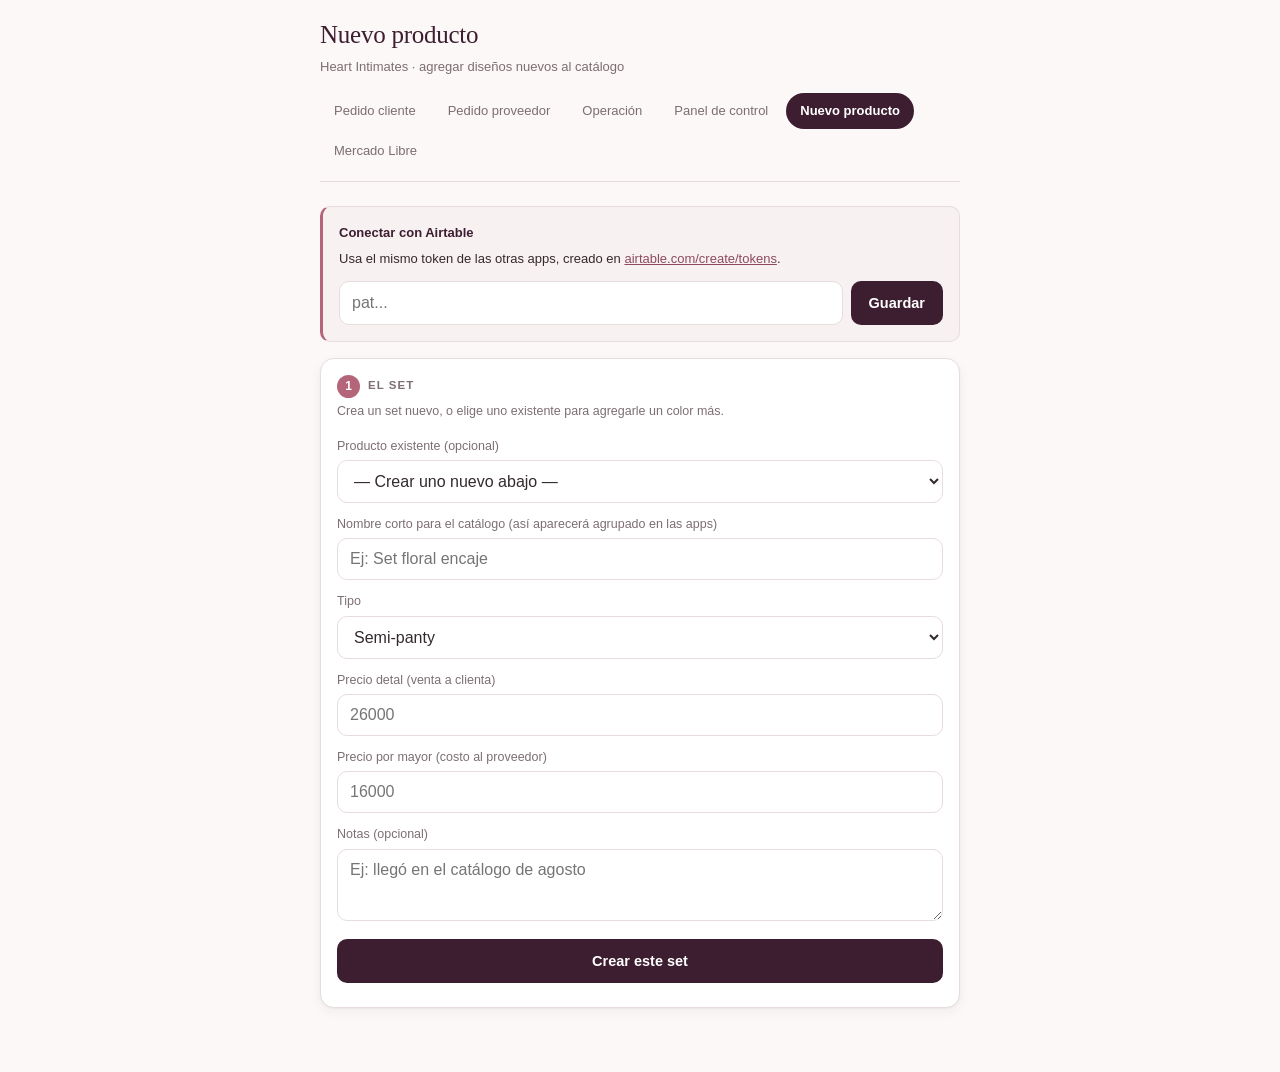
<file: nuevo-producto.html>
<!DOCTYPE html>
<html lang="es">
<head>
<meta charset="UTF-8">
<meta name="viewport" content="width=device-width, initial-scale=1">
<title>Heart Intimates — Nuevo producto</title>
<link rel="stylesheet" href="estilo.css">
</head>
<body class="app-producto">
<div class="wrap">

<h1>Nuevo producto</h1>
<p class="sub">Heart Intimates · agregar diseños nuevos al catálogo</p>
<div class="nav">
  <a href="index.html">Pedido cliente</a>
  <a href="pedido-proveedor.html">Pedido proveedor</a>
  <a href="operacion.html">Operación</a>
  <a href="dashboard.html">Panel de control</a>
  <a href="nuevo-producto.html" class="activo">Nuevo producto</a>
  <a href="mercadolibre.html">Mercado Libre</a>
</div>

<div id="msg" class="msg"></div>

<div id="config" class="config">
  <b>Conectar con Airtable</b> <span id="badge-conexion"></span>
  <p style="margin:6px 0 0;color:var(--mut)">
    Usa el mismo token de las otras apps, creado en
    <a href="https://airtable.com/create/tokens" target="_blank">airtable.com/create/tokens</a>.
  </p>
  <div class="config-row">
    <input id="token" type="password" placeholder="pat...">
    <button onclick="guardarToken()">Guardar</button>
  </div>
</div>

<!-- Paso 1: crear el set o elegir uno existente -->
<div class="card">
  <div class="paso"><b>1</b><h2 style="margin:0">El set</h2></div>
  <p class="h2nota">Crea un set nuevo, o elige uno existente para agregarle un color más.</p>

  <label>Producto existente (opcional)</label>
  <select id="producto-existente" onchange="elegirExistente()">
    <option value="">— Crear uno nuevo abajo —</option>
  </select>

  <div id="form-nuevo-set">
    <label>Nombre corto para el catálogo (así aparecerá agrupado en las apps)</label>
    <input id="nombre-set" placeholder="Ej: Set floral encaje">
    <label>Tipo</label>
    <select id="tipo-set">
      <option>Copa realce</option><option>Copa</option><option selected>Semi-panty</option>
      <option>Panty-hebilla</option><option>Tanga</option><option>Bralette</option><option>Otro</option>
    </select>
    <label>Precio detal (venta a clienta)</label>
    <input id="precio-detal" type="number" placeholder="26000">
    <label>Precio por mayor (costo al proveedor)</label>
    <input id="precio-mayor" type="number" placeholder="16000">
    <label>Notas (opcional)</label>
    <textarea id="notas-set" placeholder="Ej: llegó en el catálogo de agosto"></textarea>
    <button onclick="crearProducto()" id="btn-crear-producto">Crear este set</button>
  </div>

  <div id="producto-activo" class="producto-activo" style="display:none"></div>
</div>

<!-- Paso 2: agregar colores -->
<div class="card" id="card-colores" style="display:none">
  <div class="paso"><b>2</b><h2 style="margin:0">Colores</h2></div>
  <p class="h2nota">
    Agrega un color a la vez. La foto se guarda en Airtable y aparece sola en
    todas las apps: no hay que subir nada a GitHub.
  </p>

  <label>Color</label>
  <input id="color-nombre" placeholder="Ej: Rojo, Negro encaje...">
  <label>Alerta de stock bajo</label>
  <input id="color-alerta" type="number" value="3">
  <label>Foto</label>
  <input id="color-foto" type="file" accept="image/*" onchange="previsualizar(event)">
  <img id="foto-previa" class="foto-previa">
  <button onclick="agregarColor()" id="btn-agregar-color">Agregar este color</button>

  <div id="lista-colores" style="margin-top:14px"></div>
</div>

<!-- Paso 3: confirmacion -->
<div class="card" id="card-listo" style="display:none">
  <div class="paso"><b>3</b><h2 style="margin:0">Listo</h2></div>
  <p class="h2nota" id="texto-listo"></p>
  <div style="display:flex;gap:8px;flex-wrap:wrap">
    <a href="index.html" class="boton-enlace">Ver en pedido de clienta</a>
    <a href="pedido-proveedor.html" class="boton-enlace alt">Ver en pedido al proveedor</a>
  </div>
</div>

</div>

<script src="app.js"></script>
<script>
/*
  NUEVO PRODUCTO
  Crea el set y sus colores directo en Airtable, con la foto como adjunto.

  CAMBIO EN v2.0: antes esta pantalla tambien generaba un fragmento de codigo
  para pegar en index.html y pedido-proveedor.html, y hasta lo publicaba en
  GitHub. Eso ya no hace falta: las apps leen el catalogo de Airtable, asi que
  un color nuevo aparece en cuanto se recarga la pagina.
*/

const T_PRODUCTOS = T.PRODUCTOS;
const T_VARIANTES = T.VARIANTES;

let productosExistentes = [];
let productoActual = null;
let coloresAgregados = [];

async function cargarProductos(){
  if(!getToken()) return;
  try{
    const registros = await traerTodo(T_PRODUCTOS);
    productosExistentes = registros.map(r => ({
      id: r.id,
      nombre: r.fields[F.PROD_NOMBRE],
      sku: r.fields[F.PROD_SKU],
      detal: r.fields[F.PROD_DETAL],
      mayor: r.fields[F.PROD_MAYOR]
    }))
    .filter(p => p.nombre)   // si un producto no tiene nombre, no se lista
    .sort((a,b) => a.nombre.localeCompare(b.nombre,'es'));

    const sel = document.getElementById('producto-existente');
    sel.innerHTML = '<option value="">— Crear uno nuevo abajo —</option>' +
      productosExistentes.map(p => `<option value="${p.id}">${p.nombre}</option>`).join('');

    if(!productosExistentes.length && registros.length){
      aviso('Los productos llegaron sin nombre. Revisa que el campo de nombre corto ' +
            'exista en la tabla Productos de Airtable.','err');
    }
  } catch(e){
    aviso('No se pudieron cargar los productos: '+e.message,'err');
  }
}

// app.js llama a iniciar() despues de guardar el token
function iniciar(){ cargarProductos(); }

function elegirExistente(){
  const id = document.getElementById('producto-existente').value;
  if(!id){
    document.getElementById('form-nuevo-set').style.display = 'block';
    document.getElementById('producto-activo').style.display = 'none';
    document.getElementById('card-colores').style.display = 'none';
    productoActual = null;
    return;
  }
  productoActual = productosExistentes.find(x=>x.id===id);
  coloresAgregados = [];
  renderListaColores();
  document.getElementById('form-nuevo-set').style.display = 'none';
  mostrarProductoActivo();
  document.getElementById('card-colores').style.display = 'block';
}

function mostrarProductoActivo(){
  const div = document.getElementById('producto-activo');
  div.style.display = 'block';
  div.innerHTML = `Trabajando sobre: <b>${productoActual.nombre}</b>
    (detal ${money(productoActual.detal)}, mayor ${money(productoActual.mayor)})`;
}

// Genera un SKU estable a partir del nombre: mayusculas, sin acentos, con guiones
function generarSKU(nombre){
  const limpio = nombre.normalize('NFD').replace(/[\u0300-\u036f]/g,'')
    .toUpperCase().replace(/[^A-Z0-9]+/g,'-').replace(/^-+|-+$/g,'');
  return 'SET-' + limpio;
}

async function crearProducto(){
  const nombre = document.getElementById('nombre-set').value.trim();
  const detal = parseInt(document.getElementById('precio-detal').value) || 0;
  const mayor = parseInt(document.getElementById('precio-mayor').value) || 0;
  if(!nombre){ aviso('Escribe el nombre del set.','err'); return; }
  if(!detal || !mayor){ aviso('Completa ambos precios.','err'); return; }
  if(!getToken()){ aviso('Conecta tu token de Airtable arriba.','err'); return; }

  const btn = document.getElementById('btn-crear-producto');
  btn.disabled = true; btn.textContent = 'Creando...';

  try{
    const sku = generarSKU(nombre);
    const resp = await airtable('POST', T_PRODUCTOS, { records:[{ fields:{
      [F.PROD_SKU]: sku,
      [F.PROD_NOMBRE]: nombre,
      [F.PROD_TIPO]: document.getElementById('tipo-set').value,
      [F.PROD_MAYOR]: mayor,
      [F.PROD_DETAL]: detal,
      [F.PROD_NOTAS]: document.getElementById('notas-set').value.trim(),
      [F.PROD_DISPONIBLE]: 'Si'
    }}]});

    productoActual = { id:resp.records[0].id, sku, nombre, detal, mayor };
    coloresAgregados = [];
    renderListaColores();
    document.getElementById('form-nuevo-set').style.display = 'none';
    mostrarProductoActivo();
    document.getElementById('card-colores').style.display = 'block';
    aviso(`Set "${nombre}" creado. Ahora agrega sus colores.`,'ok');
    cargarProductos();
  } catch(e){
    aviso('No se pudo crear el set: '+e.message,'err');
  }

  btn.disabled = false; btn.textContent = 'Crear este set';
}

/*
  FOTO
  Se reduce a 900px de ancho antes de subirla: suficiente resolucion para que
  Airtable genere sus miniaturas y para verla ampliada, sin subir 4 MB desde
  el celular. El original en alta se conserva en Google Drive, no aqui.
*/
let fotoBase64 = null;

function previsualizar(ev){
  const file = ev.target.files[0];
  if(!file) return;
  const img = new Image();
  const lector = new FileReader();
  lector.onload = e => {
    img.onload = () => {
      const ancho = Math.min(900, img.width);
      const alto = Math.round(img.height * ancho / img.width);
      const canvas = document.createElement('canvas');
      canvas.width = ancho; canvas.height = alto;
      canvas.getContext('2d').drawImage(img, 0, 0, ancho, alto);
      fotoBase64 = canvas.toDataURL('image/jpeg', 0.85);
      const previa = document.getElementById('foto-previa');
      previa.src = fotoBase64;
      previa.style.display = 'block';
    };
    img.src = e.target.result;
  };
  lector.readAsDataURL(file);
}

async function agregarColor(){
  if(!productoActual){ aviso('Primero crea o elige un set.','err'); return; }
  const color = document.getElementById('color-nombre').value.trim();
  const alerta = parseInt(document.getElementById('color-alerta').value) || 3;
  if(!color){ aviso('Escribe el nombre del color.','err'); return; }
  if(!fotoBase64){ aviso('Selecciona una foto para este color.','err'); return; }

  const btn = document.getElementById('btn-agregar-color');
  btn.disabled = true; btn.textContent = 'Guardando...';

  try{
    const colorSku = productoActual.sku + '-' +
      color.normalize('NFD').replace(/[\u0300-\u036f]/g,'')
        .toUpperCase().replace(/[^A-Z0-9]+/g,'-').replace(/^-+|-+$/g,'');

    // 1) Crea la variante
    const resp = await airtable('POST', T_VARIANTES, { records:[{ fields:{
      [F.VAR_SKU]: colorSku,
      [F.VAR_COLOR]: color,
      [F.VAR_ALERTA]: alerta,
      [F.VAR_PRODUCTO]: [productoActual.id]
    }}]});
    const varianteId = resp.records[0].id;

    // 2) Sube la foto como adjunto de esa variante
    await subirAdjunto(varianteId, F.VAR_FOTO, fotoBase64, colorSku.toLowerCase() + '.jpg');

    coloresAgregados.push({
      id: varianteId,
      nombre: color,
      foto: fotoBase64,
      archivo: nombreArchivoDrive(productoActual.nombre, color)
    });
    renderListaColores();

    document.getElementById('color-nombre').value = '';
    document.getElementById('color-foto').value = '';
    document.getElementById('foto-previa').style.display = 'none';
    fotoBase64 = null;
    aviso(`Color "${color}" guardado. Ya aparece en las apps de pedidos.`,'ok');
  } catch(e){
    aviso('No se pudo guardar el color: '+e.message,'err');
  }

  btn.disabled = false; btn.textContent = 'Agregar este color';
}

function renderListaColores(){
  const cont = document.getElementById('lista-colores');
  cont.innerHTML = coloresAgregados.map((c,i) => `
    <div class="fila-color">
      <img src="${c.foto}" alt="">
      <span class="nom">${c.nombre}<br><small style="color:var(--texto-tenue)">${c.archivo}</small></span>
      <span class="ok-tag">✓ en Airtable</span>
      <button class="alt mini" onclick="descargarParaDrive(${i})">Descargar</button>
    </div>`).join('');

  const listo = document.getElementById('card-listo');
  if(coloresAgregados.length){
    const nombres = coloresAgregados.map(c=>c.nombre).join(', ');
    document.getElementById('texto-listo').textContent =
      `${productoActual.nombre} quedó con ${coloresAgregados.length} color` +
      `${coloresAgregados.length===1?'':'es'} nuevo${coloresAgregados.length===1?'':'s'}: ` +
      `${nombres}. Ya está en las apps de pedidos, sin subir nada a GitHub.`;
    listo.style.display = 'block';
  } else {
    listo.style.display = 'none';
  }
}

/*
  DESCARGA PARA GOOGLE DRIVE
  Guarda la foto con el nombre que le corresponde en Drive, listo para
  arrastrarla a la carpeta del color. Subirla sola requeriria conectar la
  cuenta de Google, que es otro tramite aparte.
*/
function descargarParaDrive(i){
  const c = coloresAgregados[i];
  const a = document.createElement('a');
  a.href = c.foto;
  a.download = c.archivo;
  a.click();
  aviso(`Descargado "${c.archivo}". Arrástralo a la carpeta ` +
        `${productoActual.nombre} › ${c.nombre} en Drive.`,'info');
}

actualizarBadge();
if(getToken()) cargarProductos();
</script>
</body>
</html>
</file>
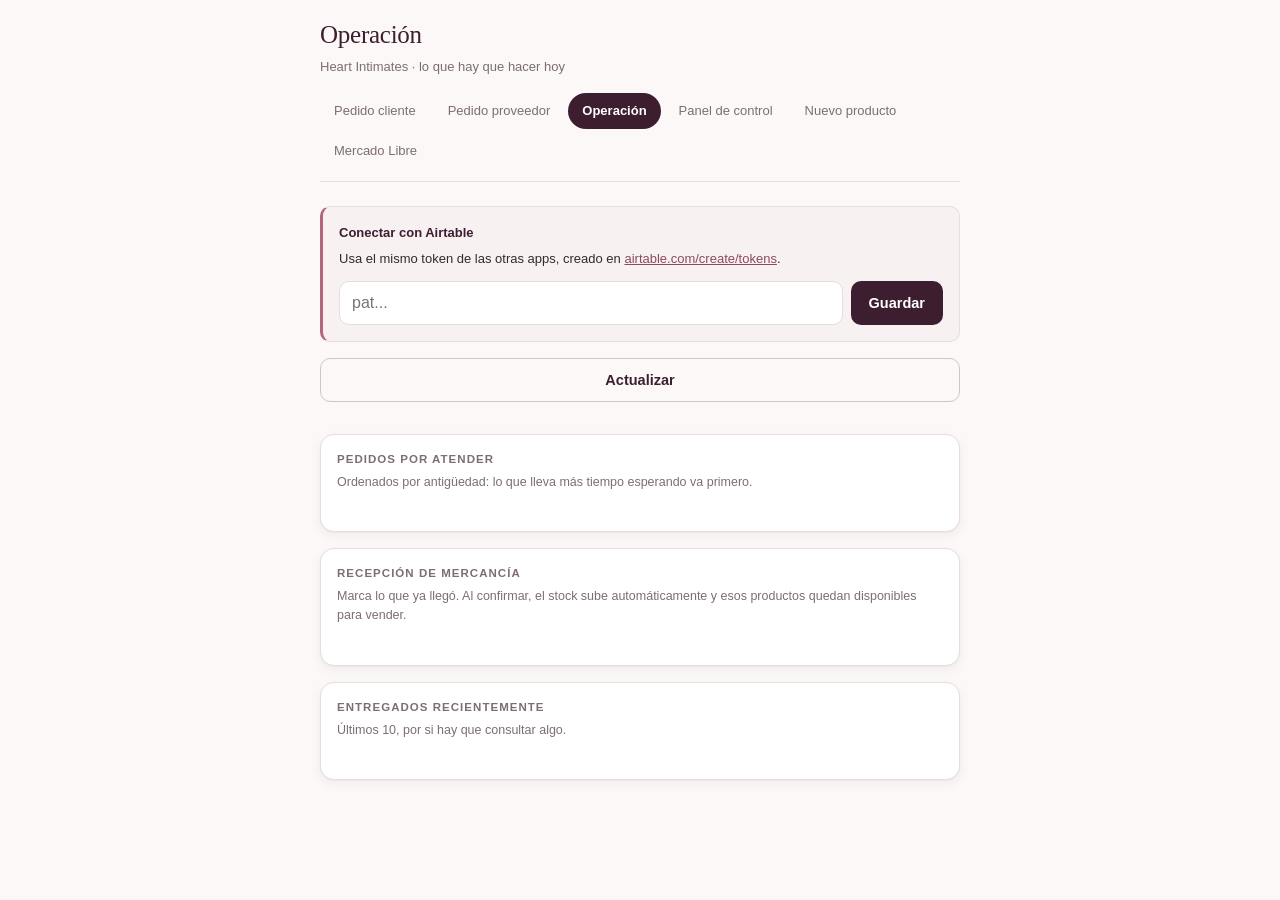
<file: operacion.html>
<!DOCTYPE html>
<html lang="es">
<head>
<meta charset="UTF-8">
<meta name="viewport" content="width=device-width, initial-scale=1">
<title>Heart Intimates — Operación</title>
<link rel="stylesheet" href="estilo.css">
</head>
<body class="app-operacion">
<div class="wrap">

<h1>Operación</h1>
<p class="sub">Heart Intimates · lo que hay que hacer hoy</p>
<div class="nav">
  <a href="index.html">Pedido cliente</a>
  <a href="pedido-proveedor.html">Pedido proveedor</a>
  <a href="operacion.html" class="activo">Operación</a>
  <a href="dashboard.html">Panel de control</a>
  <a href="nuevo-producto.html">Nuevo producto</a>
  <a href="mercadolibre.html">Mercado Libre</a>
</div>

<div id="msg" class="msg"></div>

<div id="config" class="config">
  <b>Conectar con Airtable</b> <span id="badge-conexion"></span>
  <p style="margin:6px 0 0;color:var(--mut)">
    Usa el mismo token de las otras apps, creado en
    <a href="https://airtable.com/create/tokens" target="_blank">airtable.com/create/tokens</a>.
  </p>
  <div class="config-row">
    <input id="token" type="password" placeholder="pat...">
    <button onclick="guardarToken()">Guardar</button>
  </div>
</div>

<div style="margin-bottom:16px">
  <button class="alt" onclick="cargarTodo()">Actualizar</button>
</div>

<div class="resumen" id="resumen"></div>

<div class="card">
  <h2>Pedidos por atender</h2>
  <p class="h2nota">Ordenados por antigüedad: lo que lleva más tiempo esperando va primero.</p>
  <div id="lista-pedidos"></div>
</div>

<div class="card">
  <h2>Recepción de mercancía</h2>
  <p class="h2nota">
    Marca lo que ya llegó. Al confirmar, el stock sube automáticamente y esos
    productos quedan disponibles para vender.
  </p>
  <div id="lista-recepcion"></div>
</div>

<div class="card">
  <h2>Entregados recientemente</h2>
  <p class="h2nota">Últimos 10, por si hay que consultar algo.</p>
  <div id="lista-entregados"></div>
</div>

</div>

<script src="app.js"></script>
<script>
// La conexion, las utilidades y los identificadores estan en app.js
const T_PEDIDOS = T.PEDIDOS;
const T_DETALLE_VENTA = T.DETALLE_VENTA;
const T_COMPRAS = T.COMPRAS;
const T_DETALLE_COMPRA = T.DETALLE_COMPRA;
const T_VARIANTES = T.VARIANTES;

const FLUJO = {
  'Nuevo':            { siguiente:'Pago confirmado', boton:'Confirmar pago',  clase:'nuevo' },
  'Pago confirmado':  { siguiente:'Empacado',        boton:'Marcar empacado', clase:'pago' },
  'Empacado':         { siguiente:'Enviado',         boton:'Marcar enviado',  clase:'empacado' },
  'Enviado':          { siguiente:'Entregado',       boton:'Marcar entregado',clase:'enviado' },
  'Entregado':        { siguiente:null,              boton:null,              clase:'entregado' },
  'Cancelado':        { siguiente:null,              boton:null,              clase:'err' }
};

let PEDIDOS = [], DET_VENTA = [], COMPRAS = [], DET_COMPRA = [];
let ENCARGOS = {};   // varianteId -> unidades encargadas por clientas









async function cargarTodo(){
  if(!getToken()){ aviso('Conecta tu token para empezar.','err'); return; }
  aviso('Cargando...','info');
  try{
    const [p, dv, c, dc, vr] = await Promise.all([
      traerTodo(T_PEDIDOS, ['Numero de pedido','Cliente','Contacto','Canal','Estado','Fecha',
        'Costo de envio','Guia de envio','Total pedido','Notas']),
      traerTodo(T_DETALLE_VENTA, ['Linea','Cantidad','Pedido']),
      traerTodo(T_COMPRAS, ['Numero de compra','Proveedor','Estado','Fecha del pedido']),
      traerTodo(T_DETALLE_COMPRA, ['Linea','Cantidad','Costo unitario','Recibido','Compra','Variante']),
      traerTodo(T_VARIANTES, ['Encargado por clientas'])
    ]);
    PEDIDOS = p.map(r=>({id:r.id, ...r.fields}));
    DET_VENTA = dv.map(r=>({id:r.id, ...r.fields}));
    COMPRAS = c.map(r=>({id:r.id, ...r.fields}));
    DET_COMPRA = dc.map(r=>({id:r.id, ...r.fields}));
    ENCARGOS = {};
    vr.forEach(r => { ENCARGOS[r.id] = r.fields['Encargado por clientas'] || 0; });
    render();
    document.getElementById('msg').className = 'msg';
  } catch(e){
    aviso('No se pudo cargar: '+e.message,'err');
  }
}

function render(){
  renderResumen();
  renderPedidos();
  renderRecepcion();
  renderEntregados();
}

function renderResumen(){
  const cuenta = e => PEDIDOS.filter(p=>p['Estado']===e).length;
  const porRecibir = DET_COMPRA.filter(d=>!d['Recibido']).length;

  const atrasados = PEDIDOS.filter(p =>
    ['Nuevo','Pago confirmado','Empacado'].includes(p['Estado']) && diasDesde(p['Fecha']) > 2
  ).length;

  document.getElementById('resumen').innerHTML = `
    <div class="rcard ${cuenta('Nuevo')?'atencion':''}" onclick="irA('lista-pedidos')">
      <b>${cuenta('Nuevo')}</b><small>Sin pago confirmado</small></div>
    <div class="rcard" onclick="irA('lista-pedidos')">
      <b>${cuenta('Pago confirmado')}</b><small>Por empacar</small></div>
    <div class="rcard" onclick="irA('lista-pedidos')">
      <b>${cuenta('Empacado')}</b><small>Por enviar</small></div>
    <div class="rcard" onclick="irA('lista-pedidos')">
      <b>${cuenta('Enviado')}</b><small>En camino</small></div>
    <div class="rcard ${porRecibir?'atencion':''}" onclick="irA('lista-recepcion')">
      <b>${porRecibir}</b><small>Líneas por recibir</small></div>
    <div class="rcard ${atrasados?'urgente':''}" onclick="irA('lista-pedidos')">
      <b>${atrasados}</b><small>Llevan +2 días</small></div>
  `;
}

function irA(id){
  document.getElementById(id).scrollIntoView({behavior:'smooth', block:'center'});
}

function productosDe(pedidoId){
  return DET_VENTA
    .filter(d => (d['Pedido']||[]).includes(pedidoId))
    .map(d => `${d['Cantidad']}x ${(d['Linea']||'').replace(/^\S+-L\d+\s*/,'')}`)
    .join(' · ');
}

function renderPedidos(){
  const activos = PEDIDOS.filter(p => FLUJO[p['Estado']]?.siguiente);
  const cont = document.getElementById('lista-pedidos');

  if(!activos.length){
    cont.innerHTML = '<div class="vacio"><b>Todo al día</b>No hay pedidos pendientes de atender.</div>';
    return;
  }

  activos.sort((a,b) => (a['Fecha']||'').localeCompare(b['Fecha']||''));

  cont.innerHTML = activos.map(p => {
    const estado = p['Estado'];
    const flujo = FLUJO[estado];
    const dias = diasDesde(p['Fecha']);
    const urgente = dias > 2;
    const prods = productosDe(p.id);
    const contacto = (p['Contacto']||'').trim();

    const soloDigitos = contacto.replace(/\D/g,'');
    const esCelular = soloDigitos.length >= 10;
    const btnWhats = esCelular
      ? `<button class="alt mini" onclick="avisarWhatsApp('${p.id}')">Avisar por WhatsApp</button>`
      : '';

    const campoGuia = estado === 'Empacado'
      ? `<input class="guia-input" id="guia-${p.id}" placeholder="Guía de envío (opcional)" value="${p['Guia de envio']||''}">`
      : '';

    return `<div class="item ${urgente?'destacado':''}">
      <div class="item-top">
        <div class="item-tit">
          <b>${p['Numero de pedido']||'—'}</b>
          <small>${p['Cliente']||'—'} · ${p['Canal']||''} ·
            ${dias === 0 ? 'hoy' : dias === 1 ? 'ayer' : `hace ${dias} días`}</small>
        </div>
        <div class="item-monto">
          <b>${money(p['Total pedido'])}</b>
          <small><span class="pill ${flujo.clase}">${estado}</span></small>
        </div>
      </div>
      ${prods ? `<div class="item-prods">${prods}</div>` : ''}
      <div class="item-acciones">
        ${campoGuia}
        <button class="verde mini" onclick="avanzar('${p.id}','${flujo.siguiente}')">${flujo.boton}</button>
        ${btnWhats}
        <button class="peligro mini" onclick="cancelar('${p.id}')">Cancelar</button>
      </div>
    </div>`;
  }).join('');
}

async function avanzar(id, nuevoEstado){
  const campos = { 'Estado': nuevoEstado };

  const inputGuia = document.getElementById('guia-'+id);
  if(inputGuia && inputGuia.value.trim()){
    campos['Guia de envio'] = inputGuia.value.trim();
  }

  try{
    await airtable('PATCH', T_PEDIDOS, { records:[{ id, fields: campos }] });
    const p = PEDIDOS.find(x=>x.id===id);
    if(p){ Object.assign(p, campos); }
    render();
    aviso(`Pedido actualizado a "${nuevoEstado}".`,'ok');
  } catch(e){
    aviso('No se pudo actualizar: '+e.message,'err');
  }
}

async function cancelar(id){
  const p = PEDIDOS.find(x=>x.id===id);
  if(!confirm(`¿Cancelar el pedido ${p?.['Numero de pedido']||''}?`)) return;
  try{
    await airtable('PATCH', T_PEDIDOS, { records:[{ id, fields:{ 'Estado':'Cancelado' } }] });
    if(p) p['Estado'] = 'Cancelado';
    render();
    aviso('Pedido cancelado.','ok');
  } catch(e){
    aviso('No se pudo cancelar: '+e.message,'err');
  }
}

function avisarWhatsApp(id){
  const p = PEDIDOS.find(x=>x.id===id);
  if(!p) return;
  let tel = (p['Contacto']||'').replace(/\D/g,'');
  if(tel.length === 10) tel = '57' + tel;

  const nombre = (p['Cliente']||'').split(' ')[0];
  const prods = productosDe(p.id);
  const guia = p['Guia de envio'];

  const mensajes = {
    'Nuevo': `Hola ${nombre}! Te confirmo tu pedido: ${prods}. Total ${money(p['Total pedido'])}${p['Costo de envio'] ? ' + ' + money(p['Costo de envio']) + ' de envío' : ''}. Quedo pendiente del pago para despacharlo.`,
    'Pago confirmado': `Hola ${nombre}! Ya recibimos tu pago. Estamos empacando tu pedido y te aviso apenas salga.`,
    'Empacado': `Hola ${nombre}! Tu pedido ya está empacado y sale hoy.`,
    'Enviado': `Hola ${nombre}! Tu pedido ya va en camino${guia ? '. Guía: ' + guia : ''}. Cualquier cosa me avisas.`
  };

  const texto = mensajes[p['Estado']] || `Hola ${nombre}! Te escribo por tu pedido ${p['Numero de pedido']}.`;
  window.open(`https://wa.me/${tel}?text=${encodeURIComponent(texto)}`, '_blank');
}

function renderRecepcion(){
  const pendientes = DET_COMPRA.filter(d => !d['Recibido']);
  const cont = document.getElementById('lista-recepcion');

  if(!pendientes.length){
    cont.innerHTML = '<div class="vacio"><b>Nada pendiente</b>Toda la mercancía pedida ya fue recibida.</div>';
    return;
  }

  const porCompra = {};
  pendientes.forEach(d => {
    const compraId = (d['Compra']||[])[0] || 'sin-compra';
    (porCompra[compraId] ||= []).push(d);
  });

  cont.innerHTML =
    `<div class="lote">
      <button class="alt mini" onclick="marcarTodas(true)">Seleccionar todo</button>
      <button class="alt mini" onclick="marcarTodas(false)">Quitar selección</button>
      <button class="verde mini" id="btn-recibir" onclick="confirmarRecepcion()">Confirmar recepción</button>
    </div>` +
    Object.entries(porCompra).map(([compraId, lineas]) => {
      const compra = COMPRAS.find(c=>c.id===compraId);
      const total = lineas.reduce((s,l)=> s + (l['Cantidad']||0)*(l['Costo unitario']||0), 0);
      return `<div class="grupo-compra">
        <h3>${compra?.['Numero de compra'] || 'Sin compra asociada'}</h3>
        <div class="meta">${compra?.['Proveedor']||''} · pedido ${compra?.['Fecha del pedido']||'—'} ·
          ${lineas.length} líneas pendientes · ${money(total)}</div>
        ${lineas.map(l => `
          <label class="linea-recep">
            <input type="checkbox" class="chk-recep" value="${l.id}">
            <span class="desc">${(l['Linea']||'').replace(/^\S+-L\d+\s*/,'')}
              <small>${money(l['Costo unitario'])} c/u</small></span>
            <span class="cant-fija">${l['Cantidad']} und</span>
          </label>`).join('')}
      </div>`;
    }).join('');
}

function marcarTodas(valor){
  document.querySelectorAll('.chk-recep').forEach(c => c.checked = valor);
}

async function confirmarRecepcion(){
  const ids = [...document.querySelectorAll('.chk-recep:checked')].map(c=>c.value);
  if(!ids.length){ aviso('Selecciona al menos una línea que haya llegado.','err'); return; }
  if(!confirm(`¿Confirmar recepción de ${ids.length} línea${ids.length>1?'s':''}? El stock subirá automáticamente.`)) return;

  const btn = document.getElementById('btn-recibir');
  btn.disabled = true;
  btn.textContent = 'Guardando...';

  try{
    for(let i=0; i<ids.length; i+=10){
      await airtable('PATCH', T_DETALLE_COMPRA, {
        records: ids.slice(i,i+10).map(id => ({ id, fields:{ 'Recibido': true } }))
      });
    }

    const compras = new Set();
    ids.forEach(id => {
      const l = DET_COMPRA.find(d=>d.id===id);
      if(l){ l['Recibido'] = true; (l['Compra']||[]).forEach(c=>compras.add(c)); }
    });
    for(const compraId of compras){
      const faltan = DET_COMPRA.some(d => (d['Compra']||[]).includes(compraId) && !d['Recibido']);
      if(!faltan){
        await airtable('PATCH', T_COMPRAS, { records:[{ id:compraId, fields:{
          'Estado':'Recibido',
          'Fecha de recepcion': new Date().toISOString().slice(0,10)
        }}]});
        const c = COMPRAS.find(x=>x.id===compraId);
        if(c) c['Estado'] = 'Recibido';
      }
    }

    // Al llegar la mercancia, los encargos de esas variantes quedan cumplidos:
    // se descuentan de lo encargado para que no se pidan dos veces.
    const variantesRecibidas = new Set();
    ids.forEach(id => {
      const l = DET_COMPRA.find(d=>d.id===id);
      (l?.['Variante']||[]).forEach(v => variantesRecibidas.add(v));
    });
    const conEncargo = [...variantesRecibidas].filter(v => (ENCARGOS[v]||0) > 0);
    for(let i=0; i<conEncargo.length; i+=10){
      await airtable('PATCH', T_VARIANTES, {
        records: conEncargo.slice(i,i+10).map(v => ({
          id: v, fields: { 'Encargado por clientas': 0 }
        }))
      });
    }
    conEncargo.forEach(v => ENCARGOS[v] = 0);

    render();
    const nota = conEncargo.length
      ? ` Se cumplieron ${conEncargo.length} encargo${conEncargo.length>1?'s':''} de clientas.`
      : '';
    aviso(`${ids.length} línea${ids.length>1?'s':''} recibida${ids.length>1?'s':''}. El stock ya está actualizado.${nota}`,'ok');
  } catch(e){
    aviso('No se pudo confirmar: '+e.message,'err');
  }

  btn.disabled = false;
  btn.textContent = 'Confirmar recepción';
}

function renderEntregados(){
  const lista = PEDIDOS.filter(p => p['Estado']==='Entregado')
    .sort((a,b)=>(b['Fecha']||'').localeCompare(a['Fecha']||''))
    .slice(0,10);
  const cont = document.getElementById('lista-entregados');

  if(!lista.length){ cont.innerHTML = '<div class="vacio">Todavía no hay pedidos entregados.</div>'; return; }

  cont.innerHTML = lista.map(p => `<div class="item">
    <div class="item-top">
      <div class="item-tit">
        <b>${p['Numero de pedido']||'—'}</b>
        <small>${p['Cliente']||'—'} · ${p['Fecha']||''}${p['Guia de envio'] ? ' · guía '+p['Guia de envio'] : ''}</small>
      </div>
      <div class="item-monto"><b>${money(p['Total pedido'])}</b></div>
    </div>
  </div>`).join('');
}

actualizarBadge();
if(getToken()) cargarTodo();
</script>
</body>
</html>
</file>
<file: estilo.css>
/*
  HEART INTIMATES — Sistema de diseño compartido
  Una sola hoja para las cinco apps. Editar aquí cambia todo el sistema.

  Criterio: la marca es lencería, pero estas son herramientas de trabajo que
  se usan en el celular entre mensajes de Instagram. Refinado en tipografía y
  color, pero sin decoración: números legibles, botones grandes, cero adorno
  que estorbe. Antes cada app tenía su propio color de acento y parecían
  cinco productos distintos; ahora comparten una sola paleta y solo se
  diferencian por la pestaña activa.
*/

:root{
  /* Tinta y papel */
  --tinta:#3D1E30;          /* ciruela profundo: títulos y texto fuerte */
  --tinta-media:#6B4C5A;    /* texto secundario con color */
  --papel:#FBF8F7;          /* fondo general, cálido sin ser crema */
  --superficie:#FFFFFF;     /* tarjetas */
  --superficie-2:#F7F1F2;   /* zonas hundidas, filas alternas */
  --linea:#E7DCDE;          /* bordes */
  --linea-fuerte:#D4C3C7;

  /* Acento de marca */
  --rosa:#B5657A;
  --rosa-claro:#F2E2E6;
  --rosa-oscuro:#8E4A5E;

  /* Texto */
  --texto:#332A2D;
  --texto-suave:#7C6E72;
  --texto-tenue:#A79A9E;

  /* Estados: apagados a propósito, para que no compitan con el contenido */
  --ok:#41725A;      --ok-fondo:#E4EFE8;
  --alerta:#8A6115;  --alerta-fondo:#FBF0DA;
  --error:#A94F49;   --error-fondo:#F8E6E4;
  --info:#3F5D82;    --info-fondo:#E7EEF6;

  /* Escala de espaciado */
  --e1:4px; --e2:8px; --e3:12px; --e4:16px; --e5:24px; --e6:32px; --e7:48px;

  --radio:10px;
  --radio-g:14px;
  --sombra:0 1px 2px rgba(61,30,48,.04), 0 4px 12px rgba(61,30,48,.05);

  --serif:Georgia, 'Times New Roman', serif;
  --sans:-apple-system, BlinkMacSystemFont, 'Segoe UI', Roboto, sans-serif;
}

*{box-sizing:border-box}

html{ -webkit-text-size-adjust:100%; }

body{
  font-family:var(--sans);
  background:var(--papel);
  color:var(--texto);
  margin:0;
  padding:var(--e4) var(--e4) var(--e7);
  line-height:1.55;
  font-size:15px;
  -webkit-font-smoothing:antialiased;
}
body.con-barra{ padding-bottom:104px; }

.wrap{ max-width:640px; margin:0 auto; }
.wrap.ancho{ max-width:920px; }

/* ---------- Encabezado y navegación ---------- */

h1{
  font-family:var(--serif);
  font-weight:400;
  color:var(--tinta);
  font-size:25px;
  letter-spacing:-.01em;
  margin:0 0 2px;
}
.sub{ color:var(--texto-suave); font-size:13px; margin:0 0 var(--e4); }

.nav{
  display:flex; gap:var(--e1); flex-wrap:wrap;
  margin:0 0 var(--e5);
  padding-bottom:var(--e3);
  border-bottom:1px solid var(--linea);
}
.nav a{
  font-size:13px; padding:7px 13px; border-radius:999px;
  text-decoration:none; color:var(--texto-suave);
  border:1px solid transparent;
  transition:background .12s, color .12s;
}
.nav a:hover{ background:var(--superficie-2); color:var(--tinta); }
.nav a.activo{
  background:var(--tinta); color:#fff; font-weight:600;
}
.nav a:focus-visible{ outline:2px solid var(--rosa); outline-offset:2px; }

/* ---------- Tarjetas y secciones ---------- */

.card{
  background:var(--superficie);
  border:1px solid var(--linea);
  border-radius:var(--radio-g);
  padding:var(--e4) var(--e4) var(--e5);
  margin-bottom:var(--e4);
  box-shadow:var(--sombra);
}

h2{
  font-family:var(--sans);
  font-size:11.5px; font-weight:700;
  color:var(--texto-suave);
  text-transform:uppercase; letter-spacing:.09em;
  margin:0 0 var(--e1);
}
.h2nota, .nota-seccion, .leyenda{
  font-size:12.5px; color:var(--texto-suave);
  margin:0 0 var(--e4); line-height:1.5;
}

/* ---------- Formularios ---------- */

label{
  font-size:12.5px; color:var(--texto-suave);
  display:block; margin-bottom:var(--e1); font-weight:500;
}
input, select, textarea{
  width:100%;
  padding:11px var(--e3);
  border:1px solid var(--linea);
  border-radius:var(--radio);
  font-size:16px;              /* 16px evita que el celular haga zoom al enfocar */
  font-family:inherit;
  background:var(--superficie);
  color:var(--texto);
  margin-bottom:var(--e3);
  transition:border-color .12s, box-shadow .12s;
}
textarea{ resize:vertical; min-height:72px; }
input:focus, select:focus, textarea:focus{
  outline:none;
  border-color:var(--rosa);
  box-shadow:0 0 0 3px var(--rosa-claro);
}
input[type=file]{ padding:9px; font-size:13.5px; background:var(--superficie-2); }
input[type=checkbox]{ width:auto; margin:0; }

/* ---------- Botones ---------- */

button{
  background:var(--tinta); color:#fff; border:none;
  padding:12px 18px; border-radius:var(--radio);
  font-size:14.5px; font-weight:600; font-family:inherit;
  cursor:pointer; width:100%;
  min-height:44px;                /* alcanzable con el pulgar */
  transition:background .12s, opacity .12s;
}
button:hover{ background:var(--rosa-oscuro); }
button:active{ transform:translateY(1px); }
button:disabled{ opacity:.45; cursor:not-allowed; }
button:focus-visible{ outline:2px solid var(--rosa); outline-offset:2px; }

button.alt{ background:transparent; color:var(--tinta); border:1px solid var(--linea-fuerte); }
button.alt:hover{ background:var(--superficie-2); }
button.alt.on{ background:var(--tinta); color:#fff; border-color:var(--tinta); }

button.verde{ background:var(--ok); }
button.verde:hover{ background:#345C48; }

button.mini{ width:auto; padding:8px 13px; font-size:13px; min-height:38px; }
button.peligro{ background:transparent; color:var(--error); border:1px solid var(--linea-fuerte); }
button.peligro:hover{ background:var(--error-fondo); }

.botonera{ display:flex; gap:var(--e2); flex-wrap:wrap; align-items:center; }

/* ---------- Avisos ---------- */

.msg{
  padding:var(--e3) var(--e4); border-radius:var(--radio);
  font-size:13.5px; margin-bottom:var(--e3);
  display:none; white-space:pre-line; line-height:1.5;
  border:1px solid transparent;
}
.msg.ok   { background:var(--ok-fondo);    color:var(--ok);    border-color:#C9DFD1; display:block; }
.msg.err  { background:var(--error-fondo); color:var(--error); border-color:#EFCCC8; display:block; }
.msg.info { background:var(--info-fondo);  color:var(--info);  border-color:#CFDCEC; display:block; }

/* ---------- Panel de conexión (token) ---------- */

.config{
  background:var(--superficie-2);
  border:1px solid var(--linea);
  border-left:3px solid var(--rosa);
  border-radius:var(--radio);
  padding:var(--e4);
  margin-bottom:var(--e4);
  font-size:13px;
}
.config b{ color:var(--tinta); }
.config p{ margin:var(--e2) 0 0; color:var(--texto-suave); line-height:1.5; }
.config a{ color:var(--rosa-oscuro); }
.config code{ background:var(--rosa-claro); padding:1px 5px; border-radius:4px; font-size:11.5px; }
.config-row{ display:flex; gap:var(--e2); margin-top:var(--e3); }
.config-row input{ margin-bottom:0; }
.config-row button{ width:auto; white-space:nowrap; }

.badge-ok{
  display:inline-block; background:var(--ok-fondo); color:var(--ok);
  font-size:11.5px; font-weight:600; padding:3px 10px; border-radius:999px;
  margin-left:var(--e2);
}

/* ---------- Etiquetas de estado ---------- */

.pill{
  display:inline-block; font-size:11px; font-weight:600;
  padding:3px 9px; border-radius:999px; white-space:nowrap;
}
.pill.neutro, .pill.entregado{ background:var(--superficie-2); color:var(--texto-suave); }
.pill.nuevo, .pill.info{ background:var(--info-fondo); color:var(--info); }
.pill.pago, .pill.empacado, .pill.warn{ background:var(--alerta-fondo); color:var(--alerta); }
.pill.enviado, .pill.ok{ background:var(--ok-fondo); color:var(--ok); }
.pill.err{ background:var(--error-fondo); color:var(--error); }

/* ---------- Catálogo colapsable (apps de pedido) ---------- */

.set{
  border:1px solid var(--linea);
  border-radius:var(--radio);
  margin-bottom:var(--e2);
  overflow:hidden;
  background:var(--superficie);
}
.set[open]{ border-color:var(--linea-fuerte); }
.set summary{
  list-style:none; cursor:pointer;
  padding:var(--e3) var(--e4);
  display:flex; justify-content:space-between; align-items:center; gap:var(--e3);
  font-weight:600; color:var(--tinta); font-size:14.5px;
  min-height:48px;
}
.set summary::-webkit-details-marker{ display:none }
.set summary:hover{ background:var(--superficie-2); }
.set summary .count, .set summary .meta{
  font-weight:400; color:var(--texto-suave); font-size:12.5px;
}
.set summary .meta{ display:block; margin-top:1px; }
.set summary .chev{
  color:var(--texto-tenue); font-size:13px;
  transition:transform .15s; flex-shrink:0;
}
.set[open] summary .chev{ transform:rotate(90deg); }
.filas{ padding:0 var(--e4) var(--e3); }

.alerta-set{
  background:var(--alerta-fondo); color:var(--alerta);
  font-size:10.5px; font-weight:700; padding:2px 8px;
  border-radius:999px; margin-left:var(--e2); white-space:nowrap;
}

/* Fila de producto: foto, datos, cantidad */
.fila{
  display:grid; gap:var(--e3);
  align-items:center;
  padding:var(--e3) 0;
  border-top:1px solid var(--linea);
}
.fila:first-child{ border-top:none; }
.fila.activa{
  background:var(--rosa-claro);
  margin:0 calc(-1 * var(--e4));
  padding:var(--e3) var(--e4);
  border-radius:var(--radio);
  border-top-color:transparent;
}
body.app-cliente .fila{ grid-template-columns:58px 1fr 66px; }
body.app-proveedor .fila{ grid-template-columns:52px 1fr 62px 62px; }

.thumb{
  width:100%; aspect-ratio:3/4; object-fit:cover;
  border-radius:var(--radio); border:1px solid var(--linea);
  background:var(--superficie-2); cursor:zoom-in; display:block;
}
.thumb-off{
  width:100%; aspect-ratio:3/4; border-radius:var(--radio);
  border:1px dashed var(--linea-fuerte); background:var(--superficie-2);
  display:flex; align-items:center; justify-content:center;
  font-size:10px; color:var(--texto-tenue); text-align:center; padding:3px;
}

.info{ min-width:0; }
.info b{
  display:block; font-size:14.5px; color:var(--texto);
  font-weight:600; margin-bottom:3px;
}
.info small{ font-size:12px; color:var(--texto-suave); }
.info-linea{ display:flex; align-items:center; gap:var(--e2); flex-wrap:wrap; }

/* Precio y costo editables */
.precio-edit, .costo-edit{
  width:84px; padding:8px var(--e2); margin:0;
  text-align:right; font-size:14px; font-weight:600;
  color:var(--tinta); border:1px solid var(--linea);
  border-radius:8px; font-variant-numeric:tabular-nums;
}
.precio-edit.editado, .costo-edit.editado{
  border-color:var(--rosa); background:var(--rosa-claro); color:var(--rosa-oscuro);
}
.cant{
  width:100%; padding:10px var(--e1); margin:0;
  text-align:center; font-size:16px; font-weight:600;
  border:1px solid var(--linea); border-radius:8px;
  font-variant-numeric:tabular-nums;
}
.cant.con-valor{ border-color:var(--rosa); background:var(--rosa-claro); color:var(--rosa-oscuro); }

/* Disponibilidad */
.stock-badge{
  display:inline-block; font-size:10.5px; font-weight:700;
  padding:2px 8px; border-radius:999px; white-space:nowrap;
}
.stock-badge.ok{ background:var(--ok-fondo); color:var(--ok); }
.stock-badge.bajo{ background:var(--alerta-fondo); color:var(--alerta); }
.stock-badge.agotado{ background:var(--error-fondo); color:var(--error); }

.stock{ text-align:center; font-size:11.5px; line-height:1.25; }
.stock b{ display:block; font-size:16px; color:var(--tinta); font-variant-numeric:tabular-nums; }
.stock small{ color:var(--texto-suave); }
.stock.bajo b, .stock.bajo small{ color:var(--error); }
.stock.bajo small{ font-weight:700; }
.stock.encargo b{ color:var(--error); }
.stock.encargo small{ color:var(--error); font-weight:700; }

/* ---------- Barra fija inferior ---------- */

.barra{
  position:fixed; left:0; right:0; bottom:0;
  background:rgba(255,255,255,.97);
  backdrop-filter:blur(8px);
  border-top:1px solid var(--linea);
  padding:var(--e3) var(--e4);
  padding-bottom:calc(var(--e3) + env(safe-area-inset-bottom));
  z-index:50;
}
.barra-inner{
  max-width:640px; margin:0 auto;
  display:flex; align-items:center; gap:var(--e3);
}
.barra-tot{ flex:1; min-width:0; }
.barra-tot small{ display:block; color:var(--texto-suave); font-size:12px; }
.barra-tot b{
  font-size:21px; color:var(--tinta);
  font-variant-numeric:tabular-nums; letter-spacing:-.01em;
}
.barra-tot .sobre{ color:var(--error); }
.barra button{ width:auto; padding:13px 20px; white-space:nowrap; }

/* ---------- Visor de foto ampliada ---------- */

.lupa{
  position:fixed; inset:0; background:rgba(61,30,48,.9);
  display:none; align-items:center; justify-content:center;
  z-index:99; padding:var(--e4); cursor:zoom-out;
}
.lupa img{ max-width:100%; max-height:88vh; border-radius:var(--radio-g); }

/* ---------- Indicadores del panel ---------- */

.kpis{
  display:grid; grid-template-columns:repeat(auto-fit,minmax(148px,1fr));
  gap:var(--e3); margin-bottom:var(--e4);
}
.kpi{
  background:var(--superficie); border:1px solid var(--linea);
  border-radius:var(--radio-g); padding:var(--e3) var(--e4);
  box-shadow:var(--sombra);
}
.kpi small{ display:block; color:var(--texto-suave); font-size:11.5px; margin-bottom:3px; }
.kpi b{
  font-size:22px; color:var(--tinta); font-weight:600;
  display:block; line-height:1.15; font-variant-numeric:tabular-nums;
  letter-spacing:-.015em;
}
.kpi .nota{ font-size:11.5px; color:var(--texto-tenue); margin-top:3px; display:block; }
.kpi.alerta b{ color:var(--error); }

/* Tarjetas de conteo (página de operación) */
.resumen{
  display:grid; grid-template-columns:repeat(auto-fit,minmax(126px,1fr));
  gap:var(--e2); margin-bottom:var(--e4);
}
.rcard{
  background:var(--superficie); border:1px solid var(--linea);
  border-radius:var(--radio); padding:var(--e3);
  text-align:center; cursor:pointer;
  transition:border-color .12s;
}
.rcard:hover{ border-color:var(--rosa); }
.rcard b{
  display:block; font-size:25px; color:var(--tinta);
  line-height:1.05; font-variant-numeric:tabular-nums;
}
.rcard small{ display:block; font-size:11.5px; color:var(--texto-suave); margin-top:2px; }
.rcard.urgente b{ color:var(--error); }
.rcard.atencion b{ color:var(--alerta); }

/* ---------- Tablas ---------- */

.scroll{ overflow-x:auto; -webkit-overflow-scrolling:touch; }
table{ width:100%; border-collapse:collapse; font-size:13.5px; }
th{
  text-align:left; padding:var(--e2) var(--e2);
  border-bottom:1.5px solid var(--linea-fuerte);
  color:var(--texto-suave); font-weight:700;
  font-size:10.5px; text-transform:uppercase; letter-spacing:.06em;
  white-space:nowrap;
}
th.num, td.num{ text-align:right; font-variant-numeric:tabular-nums; }
td{ padding:10px var(--e2); border-bottom:1px solid var(--linea); }
tr.bajo td{ background:var(--alerta-fondo); }
tr.agotado td{ background:var(--error-fondo); }
.sku{
  font-family:ui-monospace, SFMono-Regular, Menlo, monospace;
  font-size:11px; color:var(--texto-tenue);
}

.barra-bg{ background:var(--superficie-2); border-radius:3px; height:5px; overflow:hidden; margin-top:4px; }
.barra-fill{ background:var(--rosa); height:100%; border-radius:3px; }
.barra-fill.neg{ background:var(--error); }

/* Fila expandible de pedido */
.fila-pedido{ cursor:pointer; }
.fila-pedido:hover td{ background:var(--superficie-2); }
.detalle-pedido td{ background:var(--superficie-2); padding:0; }
.detalle-pedido table{ margin:var(--e2) var(--e3) var(--e3); }
.detalle-pedido th{ font-size:9.5px; }
.chev{ display:inline-block; transition:transform .15s; color:var(--texto-tenue); }
.chev.abierto{ transform:rotate(90deg); }

/* ---------- Filtros ---------- */

.filtros{
  display:flex; gap:var(--e2); flex-wrap:wrap;
  align-items:center; margin-bottom:var(--e3);
}
.filtros button{ width:auto; padding:8px 14px; font-size:13px; min-height:38px; }
.filtros .fecha{
  display:flex; gap:var(--e1); align-items:center;
  font-size:12.5px; color:var(--texto-suave);
}
.filtros .fecha input{ width:auto; padding:7px var(--e2); font-size:13.5px; margin:0; }

/* ---------- Estados vacíos ---------- */

.vacio{
  color:var(--texto-suave); font-size:13.5px; text-align:center;
  padding:var(--e5) var(--e4);
  background:var(--superficie-2); border-radius:var(--radio);
  border:1px dashed var(--linea-fuerte);
}
.vacio b{ display:block; color:var(--ok); font-size:15px; margin-bottom:2px; }

/* ---------- Gráfico ---------- */

.grafico-cont{ overflow-x:auto; -webkit-overflow-scrolling:touch; }
.grafico-leyenda{
  display:flex; gap:var(--e4); font-size:12px;
  color:var(--texto-suave); margin-bottom:var(--e2);
}
.grafico-leyenda span{ display:flex; align-items:center; gap:var(--e1); }
.dot{ width:8px; height:8px; border-radius:50%; display:inline-block; }

/* ---------- Página de operación: tarjetas de pedido ---------- */

.item{
  border:1px solid var(--linea); border-radius:var(--radio);
  padding:var(--e3) var(--e4); margin-bottom:var(--e2);
  background:var(--superficie);
}
.item.destacado{ border-left:3px solid var(--alerta); background:#FFFDF8; }
.item-top{
  display:flex; justify-content:space-between;
  align-items:flex-start; gap:var(--e3); flex-wrap:wrap;
}
.item-tit b{ font-size:15px; color:var(--tinta); }
.item-tit small{ display:block; font-size:12px; color:var(--texto-suave); }
.item-monto{ text-align:right; white-space:nowrap; }
.item-monto b{ font-size:16.5px; color:var(--tinta); font-variant-numeric:tabular-nums; }
.item-monto small{ display:block; font-size:11.5px; color:var(--texto-suave); margin-top:2px; }
.item-prods{
  font-size:12.5px; color:var(--texto-suave);
  margin-top:var(--e2); padding-top:var(--e2);
  border-top:1px solid var(--linea);
}
.item-acciones{
  display:flex; gap:var(--e2); margin-top:var(--e3);
  flex-wrap:wrap; align-items:center;
}
.guia-input{ width:auto; flex:1; min-width:140px; padding:9px var(--e3); font-size:14px; margin:0; }

.lote{ display:flex; gap:var(--e2); align-items:center; margin-bottom:var(--e3); flex-wrap:wrap; }
.linea-recep{
  display:flex; align-items:center; gap:var(--e3);
  padding:var(--e3) 0; border-bottom:1px solid var(--linea);
  font-size:14px; cursor:pointer; min-height:48px;
}
.linea-recep:last-child{ border-bottom:none; }
.linea-recep input[type=checkbox]{ width:20px; height:20px; flex-shrink:0; accent-color:var(--rosa); }
.linea-recep .desc{ flex:1; min-width:0; }
.linea-recep .desc small{ display:block; font-size:11.5px; color:var(--texto-suave); }
.linea-recep .cant-fija{ font-weight:700; color:var(--tinta); white-space:nowrap; font-variant-numeric:tabular-nums; }

.grupo-compra{ margin-bottom:var(--e4); }
.grupo-compra h3{ font-size:13.5px; margin:0 0 1px; color:var(--tinta); }
.grupo-compra .meta{ font-size:12px; color:var(--texto-suave); margin-bottom:var(--e2); }

/* ---------- Nuevo producto ---------- */

.paso{ display:flex; align-items:center; gap:var(--e2); margin-bottom:var(--e1); }
.paso b{
  background:var(--rosa); color:#fff;
  width:23px; height:23px; border-radius:50%;
  display:flex; align-items:center; justify-content:center;
  font-size:12px; font-weight:700; flex-shrink:0;
}
.paso h2{ margin:0; }

.producto-activo{
  background:var(--rosa-claro); border:1px solid var(--rosa);
  border-radius:var(--radio); padding:var(--e3) var(--e4);
  margin-bottom:var(--e4); font-size:13.5px; color:var(--tinta-media);
}
.producto-activo b{ color:var(--tinta); }

.fila-color{
  display:flex; gap:var(--e3); align-items:center;
  padding:var(--e2) 0; border-top:1px solid var(--linea);
}
.fila-color:first-child{ border-top:none; }
.fila-color img{
  width:46px; aspect-ratio:3/4; object-fit:cover;
  border-radius:8px; border:1px solid var(--linea);
}
.fila-color .nom{ flex:1; font-size:14px; font-weight:500; }
.fila-color .ok-tag{ font-size:11px; color:var(--ok); font-weight:700; }

.foto-previa{
  width:84px; aspect-ratio:3/4; object-fit:cover;
  border-radius:var(--radio); border:1px solid var(--linea);
  display:none; margin-bottom:var(--e3);
}

.codigo{
  background:var(--tinta); color:#EBD9DF;
  border-radius:var(--radio); padding:var(--e3);
  font-family:ui-monospace, SFMono-Regular, Menlo, monospace;
  font-size:11px; line-height:1.5;
  max-height:150px; overflow:auto;
  white-space:pre-wrap; word-break:break-all;
  margin-bottom:var(--e2);
}
.vacio-codigo{ color:#A88F98; font-style:italic; }

/* ---------- Celular ---------- */

@media (max-width:520px){
  body{ padding:var(--e3) var(--e3) var(--e6); font-size:14.5px; }
  h1{ font-size:22px; }
  .card{ padding:var(--e3) var(--e3) var(--e4); border-radius:var(--radio); }
  .nav{ gap:3px; margin-bottom:var(--e4); }
  .nav a{ font-size:12px; padding:6px 11px; }
  .kpis{ grid-template-columns:repeat(2,1fr); gap:var(--e2); }
  .kpi b{ font-size:19px; }
  .resumen{ grid-template-columns:repeat(3,1fr); }
  .rcard b{ font-size:21px; }
  .rcard small{ font-size:10.5px; }
  .barra-tot b{ font-size:19px; }
  body.app-proveedor .fila{ grid-template-columns:46px 1fr 52px 54px; gap:var(--e2); }
  body.app-cliente .fila{ grid-template-columns:52px 1fr 58px; gap:var(--e2); }
  .precio-edit, .costo-edit{ width:100%; font-size:13px; padding:8px 4px; }
  .filas{ padding:0 var(--e3) var(--e2); }
  .fila.activa{ margin:0 calc(-1 * var(--e3)); padding:var(--e3); }
  .item-acciones button{ flex:1; }
}

/* ---------- Accesibilidad ---------- */

@media (prefers-reduced-motion:reduce){
  *{ transition:none !important; animation:none !important; }
}
</file>
